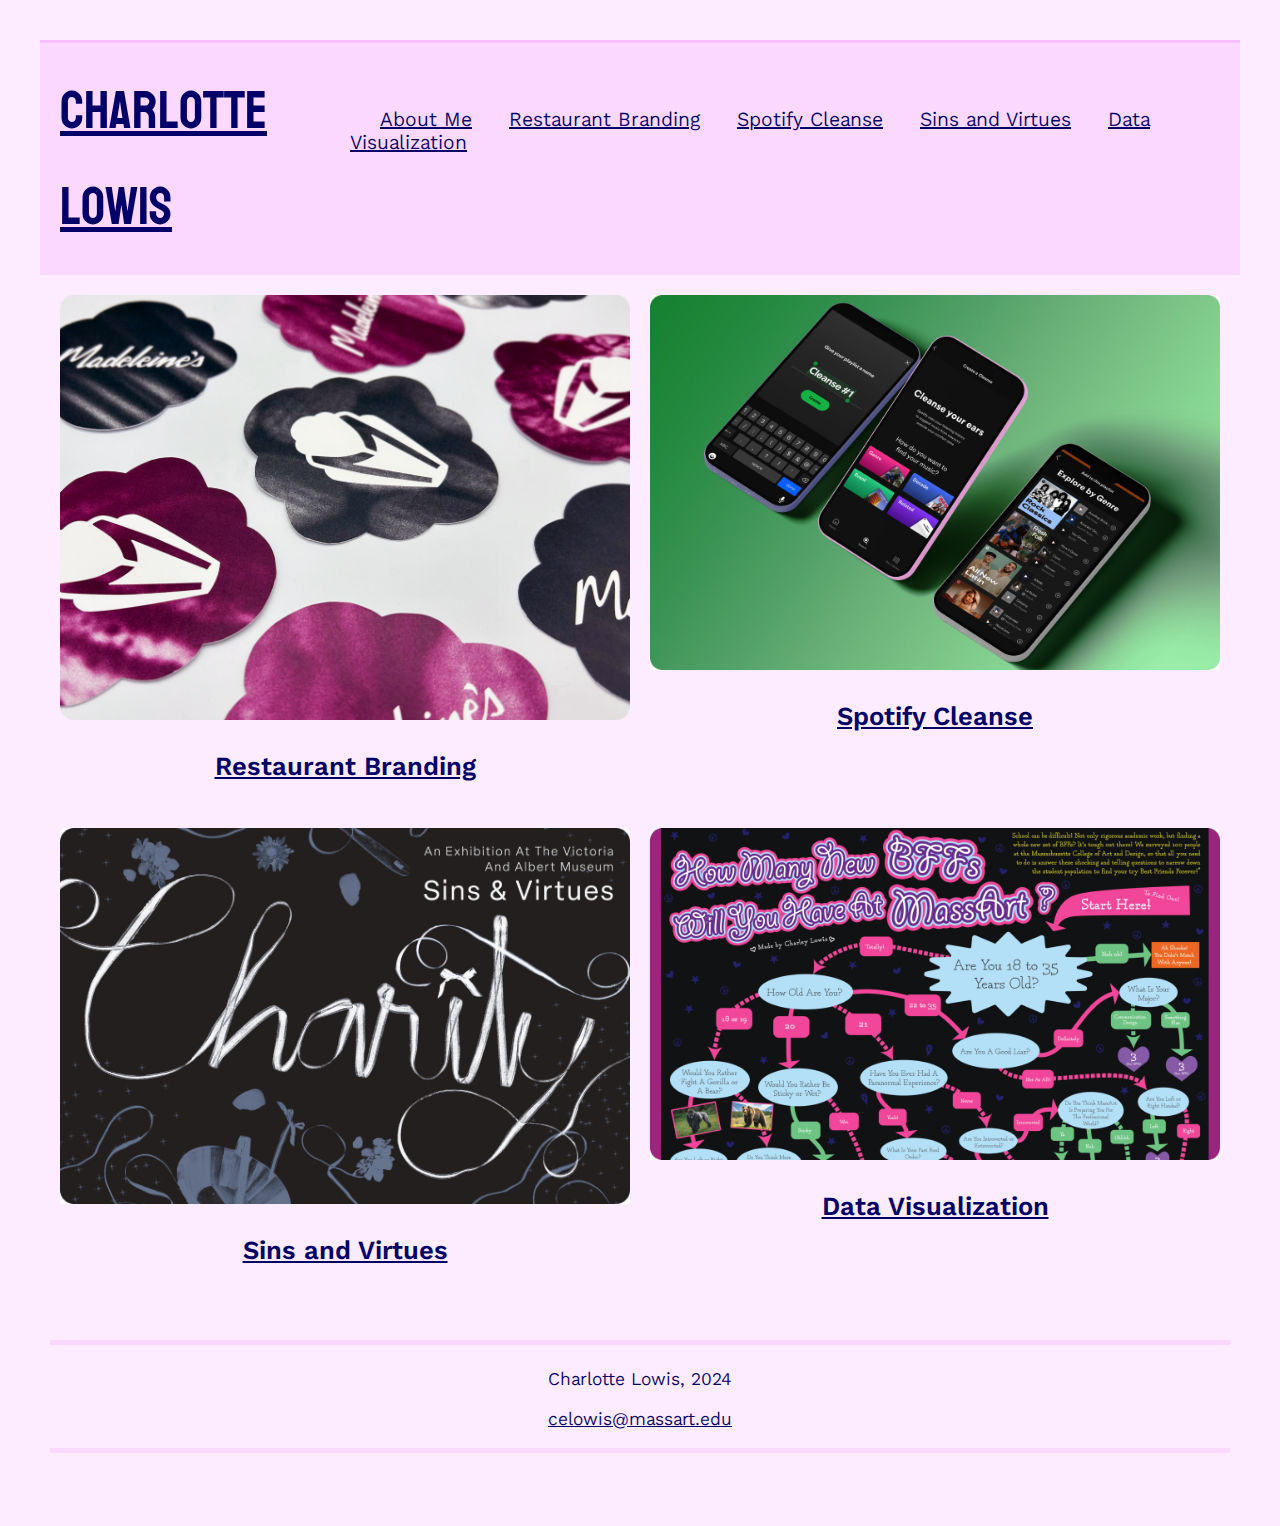
<file: index.html>
<!DOCTYPE html>
<html lang="en">
<!-- Put typefaces here -->

<head>
  <!-- Font Koulen -->
  <link rel="preconnect" href="https://fonts.googleapis.com">
  <link rel="preconnect" href="https://fonts.gstatic.com" crossorigin>
  <link href="https://fonts.googleapis.com/css2?family=Koulen&display=swap" rel="stylesheet">
  <!--
Font for body and nav -->
  <link rel="preconnect" href="https://fonts.googleapis.com">
  <link rel="preconnect" href="https://fonts.gstatic.com" crossorigin>
  <link href="https://fonts.googleapis.com/css2?family=Kantumruy+Pro:ital,wght@0,100..700;1,100..700&display=swap"
    rel="stylesheet">


  <link rel="stylesheet" type="text/css" href="HomeStyleSheet.css">

  <meta charset="utf-8">
  <meta name="viewport" content="width=device-width">
  <title>Charlotte's Portfolio</title>
</head>



<body>

  <header>
    <!-- <hr> -->
    <!-- site name -->
    <div class="name">
      <a href="index.html">Charlotte Lowis</a>
    </div>
    <!-- primary navigation -->
    <div class="nav">
      <a href="Projects/AboutMe.html">About Me</a>
      <a href="Projects/RestaurantBranding.html">Restaurant Branding</a>
      <a href="Projects/SpotifyCleanse.html">Spotify Cleanse</a>
      <a href="Projects/SinsVirtue.html">Sins and Virtues</a>
      <a href="Projects/DataVisualization.html">Data Visualization</a>
    </div>
  </header>


  <main>
    <div class="grid-gallery">
      <div class="grid-item">
        <a href="Projects/RestaurantBranding.html"> <img src="/Images/Coasters.png" alt="Close-up photograph of restaurant branded coasters">
          <p class="caption"> Restaurant Branding</p>
        </a>
      </div>
      <div class="grid-item">
        <a href="Projects/SpotifyCleanse.html"> <img src="Images/Spotify.jpg" alt="Phone mockup of new Spotify feature">
          <p class="caption">Spotify Cleanse</p>
        </a>
      </div>
      <div class="grid-item">
        <a href="Projects/SinsVirtue.html"> <img src="Images/Virtue.jpg" alt="Partial image of Charity poster">
          <p class="caption">Sins and Virtues</p>
        </a>
      </div>
      <div class="grid-item">
        <a href="Projects/DataVisualization.html"> <img src="Images/DataViz.jpg" alt="Partial image of large flow chart poster">
          <p class="caption">Data Visualization</p>
        </a>
      </div>
    </div>
  </main>
  <footer>
    <hr>
    <p>Charlotte Lowis, 2024</p>
    <a href="mailto:celowis@massart.edu"> celowis@massart.edu</a>
    <hr>
  </footer>
</body>

</html>
</file>
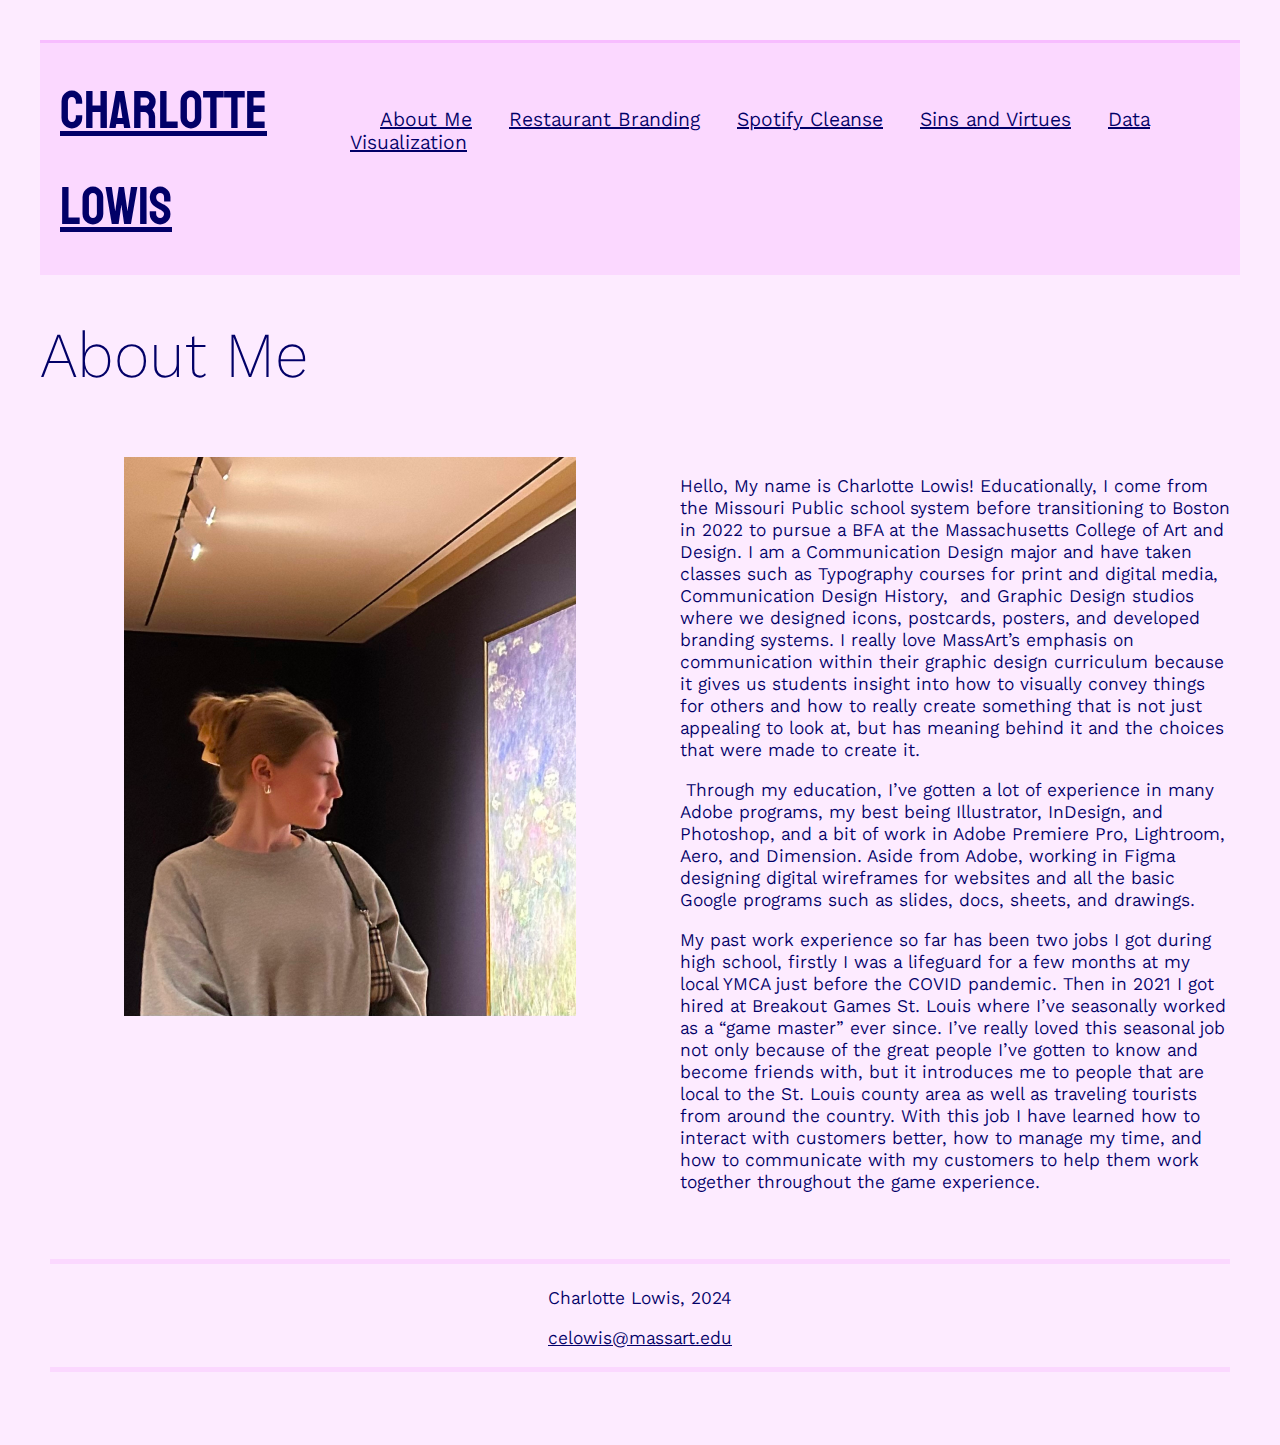
<file: Projects/AboutMe.html>
<!DOCTYPE html>
<html lang="en">
<!-- Put typefaces here -->

<head>
    <!-- Font Koulen -->
    <link rel="preconnect" href="https://fonts.googleapis.com">
    <link rel="preconnect" href="https://fonts.gstatic.com" crossorigin>
    <link href="https://fonts.googleapis.com/css2?family=Koulen&display=swap" rel="stylesheet">
    <!--
Font for body and nav -->
    <link rel="preconnect" href="https://fonts.googleapis.com">
    <link rel="preconnect" href="https://fonts.gstatic.com" crossorigin>
    <link href="https://fonts.googleapis.com/css2?family=Kantumruy+Pro:ital,wght@0,100..700;1,100..700&display=swap"
        rel="stylesheet">


    <link rel="stylesheet" type="text/css" href="/HomeStyleSheet.css">

    <meta charset="utf-8">
    <meta name="viewport" content="width=device-width">
    <title>Charlotte's Portfolio</title>
  </head>
<body>
    <header>
        <!-- <hr> -->
        <!-- site name -->
        <div class="name">
          <a href="/index.html">Charlotte Lowis</a>
        </div>
        <!-- primary navigation -->
        <div class="nav">
       <a href="AboutMe.html">About Me</a>
          <a href="RestaurantBranding.html">Restaurant Branding</a>
          <a href="SpotifyCleanse.html">Spotify Cleanse</a>
          <a href="SinsVirtue.html">Sins and Virtues</a>
          <a href="DataVisualization.html">Data Visualization</a>
        </div>
      </header>

      <h1>About Me</h1>
      <div class="grid-container2">
        <div class="grid-itemMax">
            <img src="/Images/AboutMe.jpg" alt="Portrait image of Charlotte Lowis">
        </div>
        <div class="grid-itemTL">
          <p>  Hello, My name is Charlotte Lowis! Educationally, I come from the Missouri Public school system before transitioning to Boston in 2022 to pursue a BFA at the Massachusetts College of Art and Design. I am a Communication Design major and have taken classes such as Typography courses for print and digital media, Communication Design History,  and Graphic Design studios where we designed icons, postcards, posters, and developed branding systems. I really love MassArt’s emphasis on communication within their graphic design curriculum because it gives us students insight into how to visually convey things for others and how to really create something that is not just appealing to look at, but has meaning behind it and the choices that were made to create it.</p> <p> Through my education, I’ve gotten a lot of experience in many Adobe programs, my best being Illustrator, InDesign, and Photoshop, and a bit of work in Adobe Premiere Pro, Lightroom, Aero, and Dimension. Aside from Adobe, working in Figma designing digital wireframes for websites and all the basic Google programs such as slides, docs, sheets, and drawings.</p><p>My past work experience so far has been two jobs I got during high school, firstly I was a lifeguard for a few months at my local YMCA just before the COVID pandemic. Then in 2021 I got hired at Breakout Games St. Louis where I’ve seasonally worked as a “game master” ever since. I’ve really loved this seasonal job not only because of the great people I’ve gotten to know and become friends with, but it introduces me to people that are local to the St. Louis county area as well as traveling tourists from around the country. With this job I have learned how to interact with customers better, how to manage my time, and how to communicate with my customers to help them work together throughout the game experience.</p></div>
        </div>
        <footer>
            <hr>
            <p>Charlotte Lowis, 2024</p>
            <a href="mailto:celowis@massart.edu"> celowis@massart.edu</a>
            <hr>
          </footer>
</body>
</html>
</file>
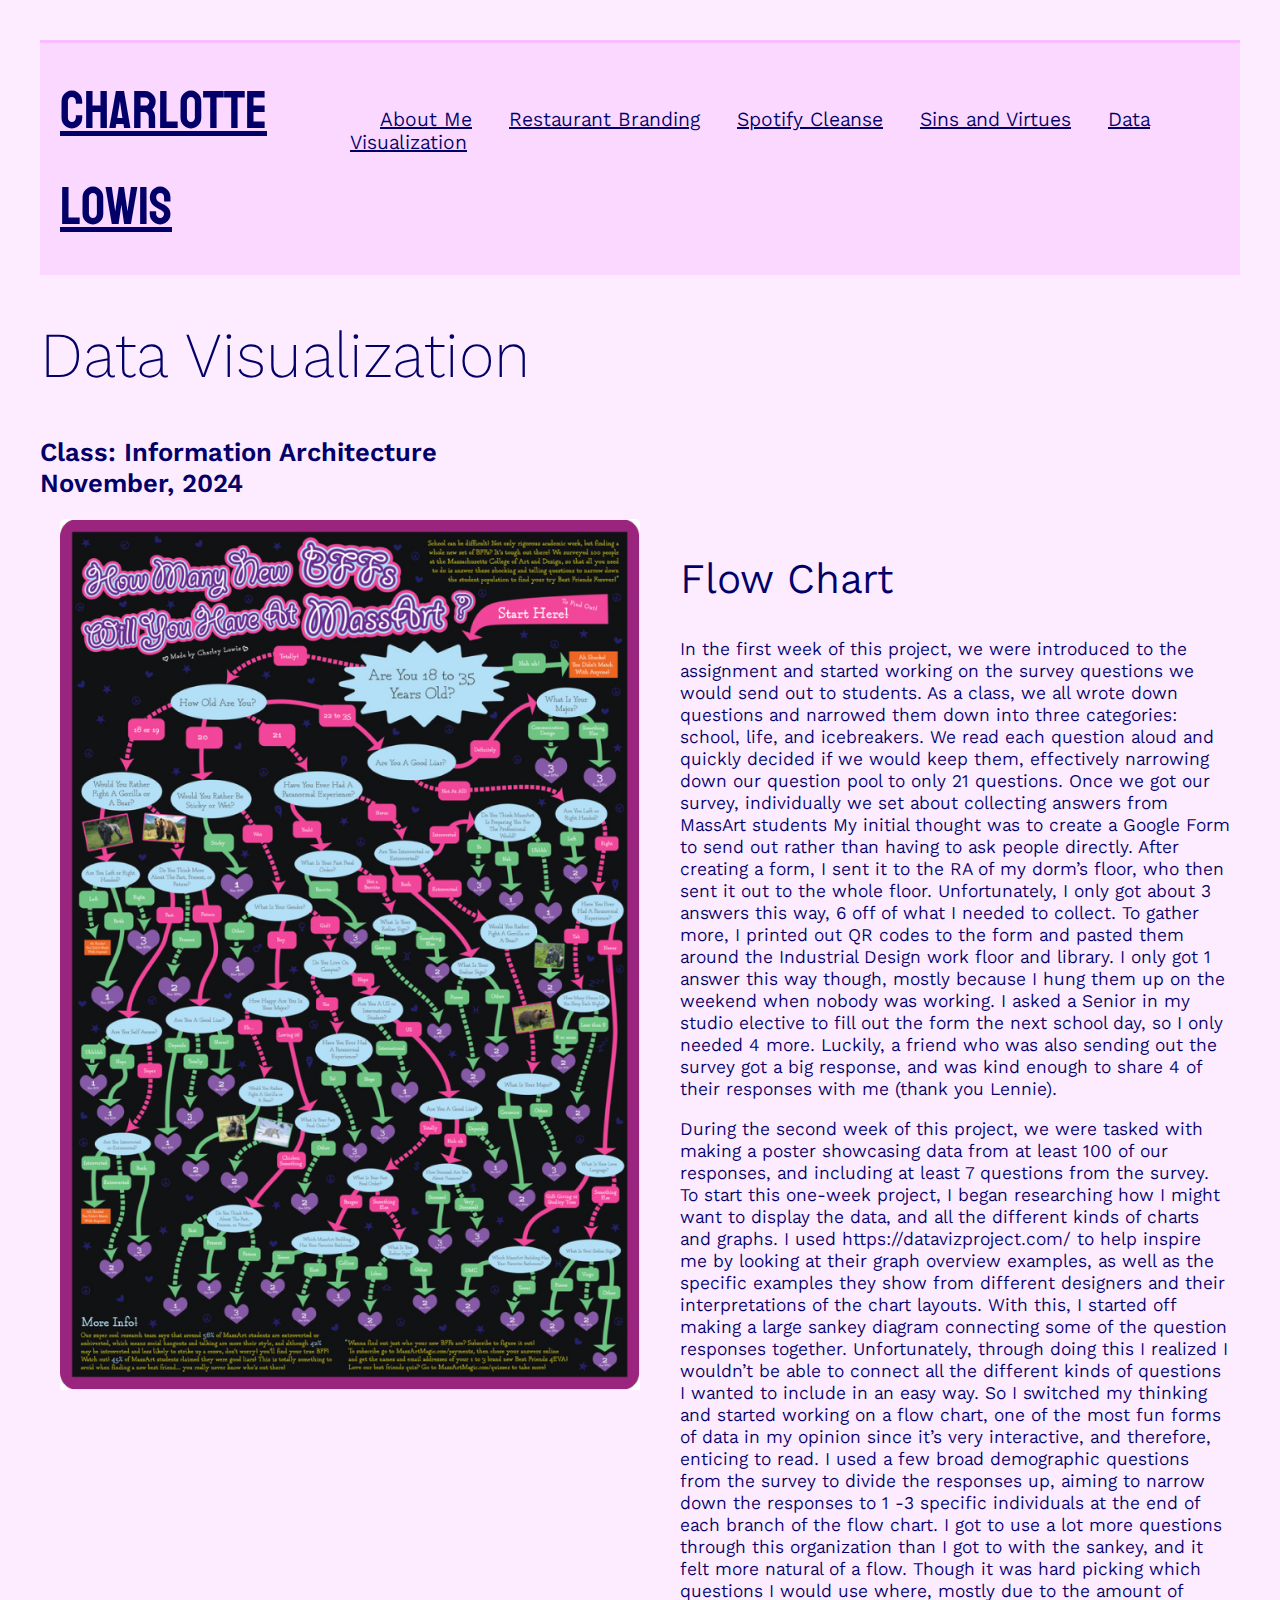
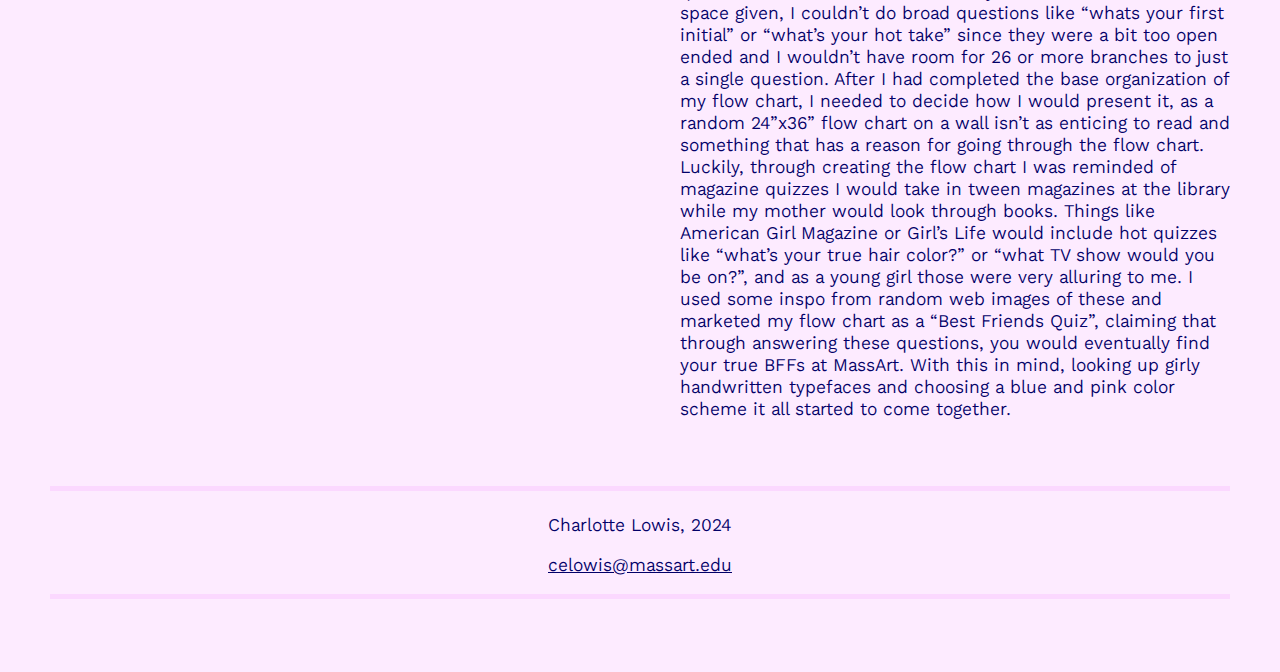
<file: Projects/DataVisualization.html>
<!DOCTYPE html>
<html lang="en">
<!-- Put typefaces here -->

<head>
 <!-- Font Koulen -->
  <link rel="preconnect" href="https://fonts.googleapis.com">
  <link rel="preconnect" href="https://fonts.gstatic.com" crossorigin>
  <link href="https://fonts.googleapis.com/css2?family=Koulen&display=swap" rel="stylesheet">
<!--
Font for body and nav -->
<link rel="preconnect" href="https://fonts.googleapis.com">
<link rel="preconnect" href="https://fonts.gstatic.com" crossorigin>
<link href="https://fonts.googleapis.com/css2?family=Kantumruy+Pro:ital,wght@0,100..700;1,100..700&display=swap" rel="stylesheet">



  <meta charset="utf-8">
  <meta name="viewport" content="width=device-width">
  <title>Charlotte's Portfolio</title>
  <link rel="stylesheet" href="/HomeStyleSheet.css">
  <style type="text/css">
  </style>
</head>

  <body>

    <header>
      <!-- <hr> -->
      <!-- site name -->
      <div class="name">
        <a href="/index.html">Charlotte Lowis</a>
      </div>
      <!-- primary navigation -->
      <div class="nav">
        <a href="AboutMe.html">About Me</a>
        <a href="RestaurantBranding.html">Restaurant Branding</a>
        <a href="SpotifyCleanse.html">Spotify Cleanse</a>
        <a href="SinsVirtue.html">Sins and Virtues</a>
      <a href="DataVisualization.html">Data Visualization</a>
      </div>
    </header>

    <h1>Data Visualization</h1>
    <div class="caption"> Class: Information Architecture
      <br>
      <div id="dates">November, 2024 </div>
      <div id="toprocess"> </div>
    </div>
    <main>
      <div class="grid-container2">
        <div class="grid-item">
        <div class="grid-item">
          <img src="/Images/Data3.jpg" alt="Large poster of a flow chart, beautifully designed">
        </div>
      </div>


      <div class="grid-itemTL">
        <h2>Flow Chart</h2>
        <p>In the first week of this project, we were introduced to the assignment and started working on the survey questions we would send out to students. As a class, we all wrote down questions and narrowed them down into three categories: school, life, and icebreakers. We read each question aloud and quickly decided if we would keep them, effectively narrowing down our question pool to only 21 questions. Once we got our survey, individually we set about collecting answers from MassArt students
          My initial thought was to create a Google Form to send out rather than having to ask people directly. After creating a form, I sent it to the RA of my dorm’s floor, who then sent it out to the whole floor. Unfortunately, I only got about 3 answers this way, 6 off of what I needed to collect. To gather more, I printed out QR codes to the form and pasted them around the Industrial Design work floor and library. I only got 1 answer this way though, mostly because I hung them up on the weekend when nobody was working. I asked a Senior in my studio elective to fill out the form the next school day, so I only needed 4 more. Luckily, a friend who was also sending out the survey got a big response, and was kind enough to share 4 of their responses with me (thank you Lennie). </p>
          <p>During the second week of this project, we were tasked with making a poster showcasing data from at least 100 of our responses, and including at least 7 questions from the survey. To start this one-week project, I began researching how I might want to display the data, and all the different kinds of charts and graphs. I used https://datavizproject.com/ to help inspire me by looking at their graph overview examples, as well as the specific examples they show from different designers and their interpretations of the chart layouts.
            With this, I started off making a large sankey diagram connecting some of the question responses together. Unfortunately, through doing this I realized I wouldn’t be able to connect all the different kinds of questions I wanted to include in an easy way. So I switched my thinking and started working on a flow chart, one of the most fun forms of data in my opinion since it’s very interactive, and therefore, enticing to read. I used a few broad demographic questions from the survey to divide the responses up, aiming to narrow down the responses to 1 -3 specific individuals at the end of each branch of the flow chart. I got to use a lot more questions through this organization than I got to with the sankey, and it felt more natural of a flow. Though it was hard picking which questions I would use where, mostly due to the amount of space given, I couldn’t do broad questions like “whats your first initial” or “what’s your hot take” since they were a bit too open ended and I wouldn’t have room for 26 or more branches to just a single question. After I had completed the base organization of my flow chart, I needed to decide how I would present it, as a random 24”x36” flow chart on a wall isn’t as enticing to read and something that has a reason for going through the flow chart. Luckily, through creating the flow chart I was reminded of magazine quizzes I would take in tween magazines at the library while my mother would look through books. Things like American Girl Magazine or Girl’s Life would include hot quizzes like “what’s your true hair color?” or “what TV show would you be on?”, and as a young girl those were very alluring to me. I used some inspo from random web images of these and marketed my flow chart as a “Best Friends Quiz”, claiming that through answering these questions, you would eventually find your true BFFs at MassArt. With this in mind, looking up girly handwritten typefaces and choosing a blue and pink color scheme it all started to come together.</p>
      </div>
    </div>
    </main>
    <footer>
      <hr>
      <p>Charlotte Lowis, 2024</p>
      <a href="mailto:celowis@massart.edu"> celowis@massart.edu</a>
      <hr>
    </footer>


  </body>
  </html>
</file>
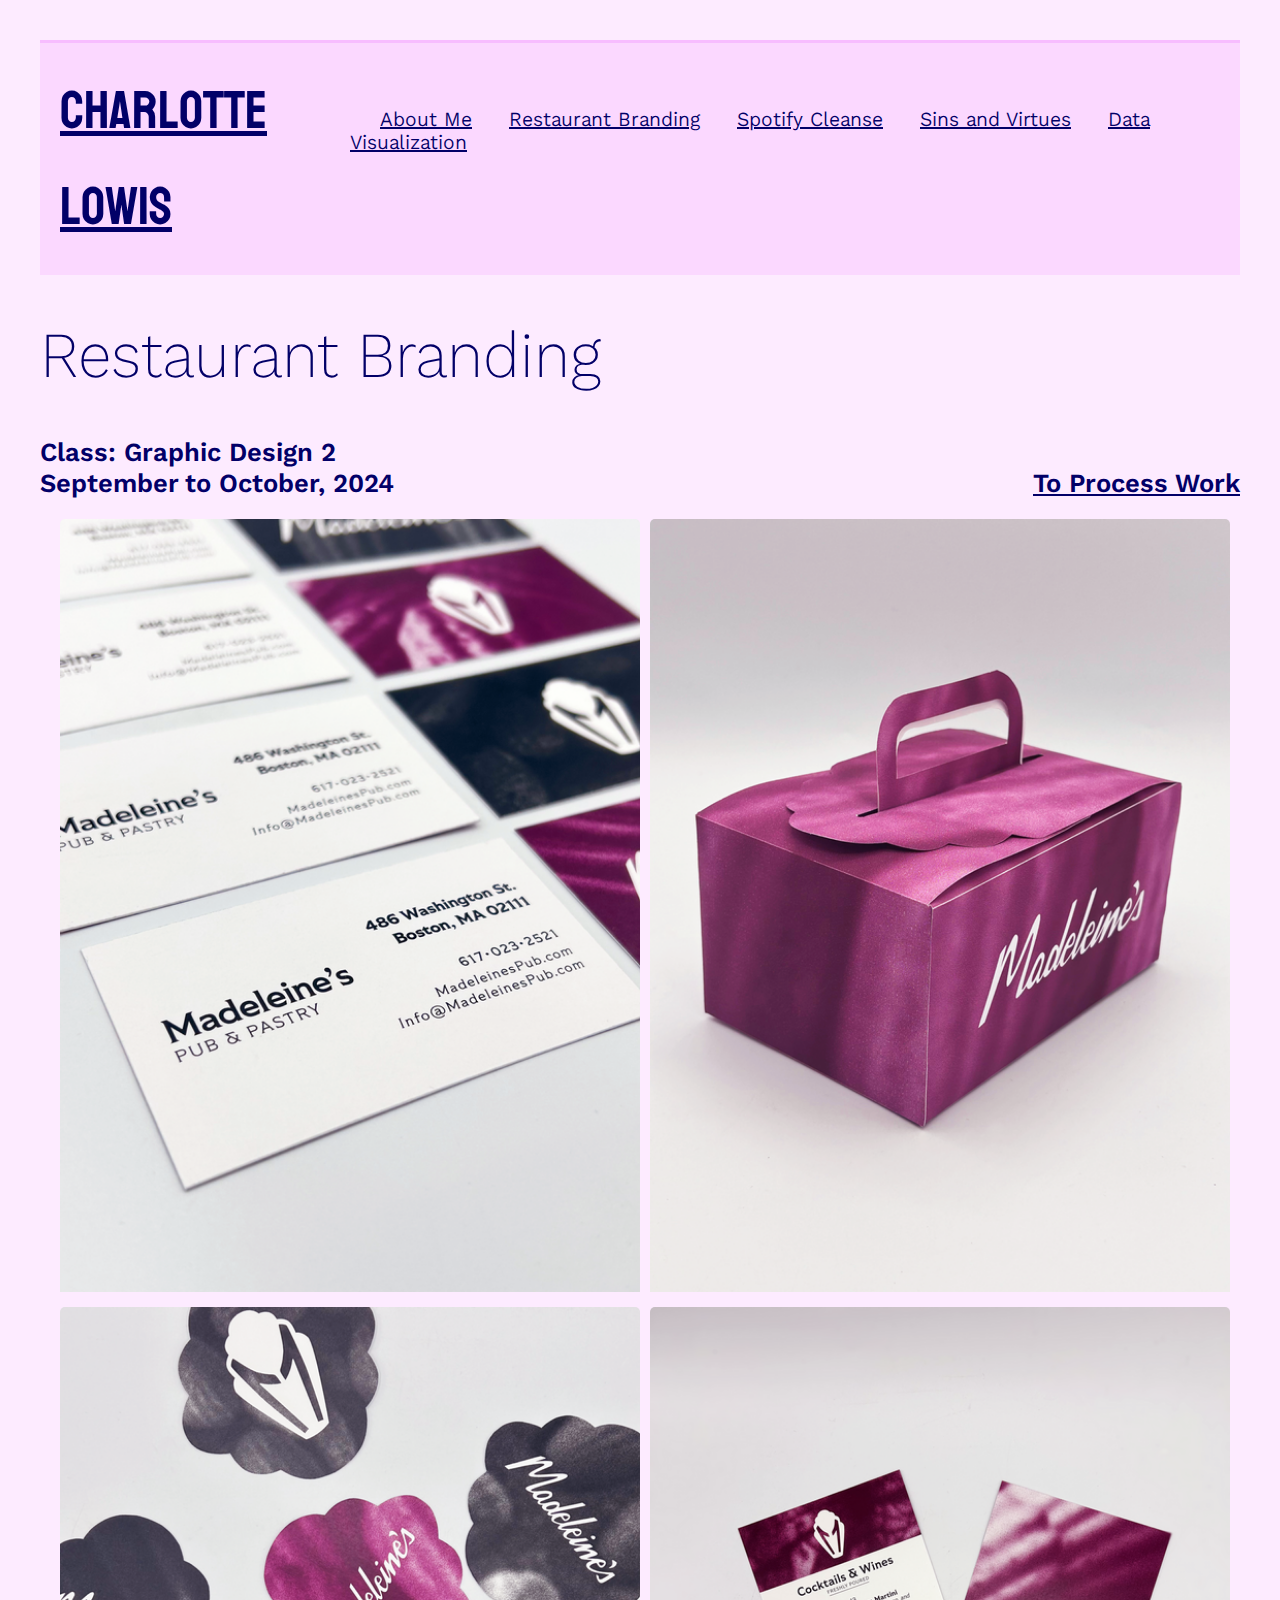
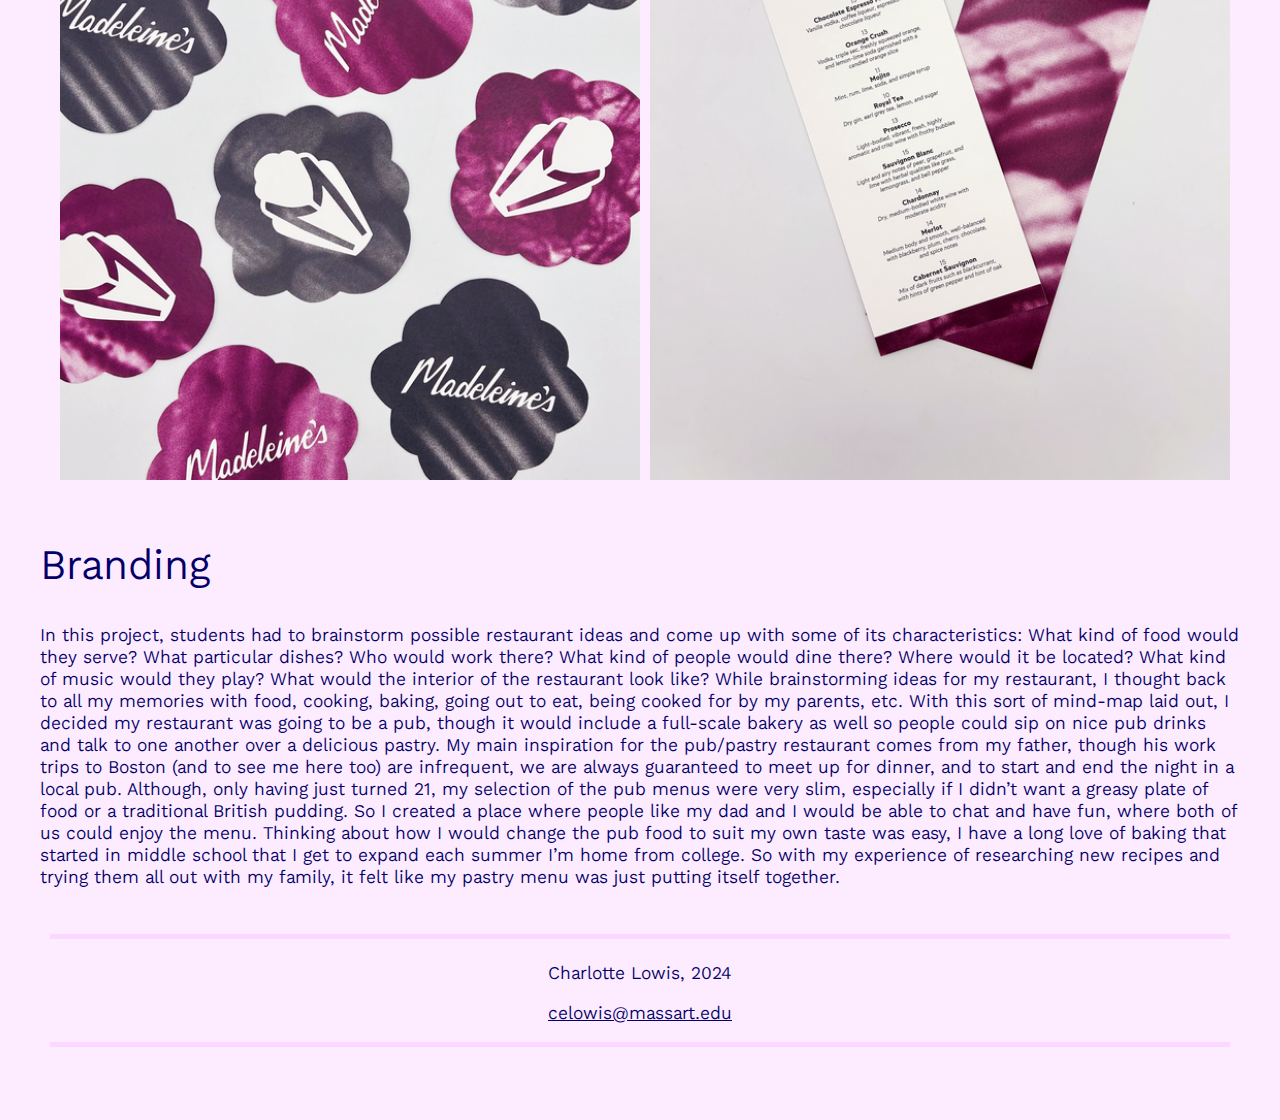
<file: Projects/RestaurantBranding.html>
<!DOCTYPE html>
<html lang="en">
<!-- Put typefaces here -->

<head>
  <!-- Font Koulen -->
  <link rel="preconnect" href="https://fonts.googleapis.com">
  <link rel="preconnect" href="https://fonts.gstatic.com" crossorigin>
  <link href="https://fonts.googleapis.com/css2?family=Koulen&display=swap" rel="stylesheet">
  <!--
Font for body and nav -->
  <link rel="preconnect" href="https://fonts.googleapis.com">
  <link rel="preconnect" href="https://fonts.gstatic.com" crossorigin>
  <link href="https://fonts.googleapis.com/css2?family=Kantumruy+Pro:ital,wght@0,100..700;1,100..700&display=swap"
    rel="stylesheet">



  <meta charset="utf-8">
  <meta name="viewport" content="width=device-width">
  <title>Charlotte's Portfolio</title>
  <link rel="stylesheet" href="/HomeStyleSheet.css">
  <style type="text/css">
  </style>
</head>

<body>
  <header>
    <!-- <hr> -->
    <!-- site name -->
    <div class="name">
      <a href="/index.html">Charlotte Lowis</a>
    </div>
    <!-- primary navigation -->
    <div class="nav">
      <a href="AboutMe.html">About Me</a>
   <a href="RestaurantBranding.html">Restaurant Branding</a>
      <a href="SpotifyCleanse.html">Spotify Cleanse</a>
      <a href="SinsVirtue.html">Sins and Virtues</a>
      <a href="DataVisualization.html">Data Visualization</a>
    </div>
  </header>

  <h1>Restaurant Branding</h1>
  <div class="caption"> Class: Graphic Design 2
    <br>
    <div id="dates">September to October, 2024 </div>
    <div id="toprocess"><a href="RestaurantBrandingProcess.html"> To Process Work</a> </div>
  </div>
  <main>
    <div class="grid-container2">
      <div class="grid-item">
        <img src="/Images/BrandingFinal1.png" alt="Close-up photograph of restaurant business cards">
      </div>
      <div class="grid-item">
        <img src="/Images/BrandingFinal2.png" alt="Photograph of handmade branded pastry box">
      </div>
      <div class="grid-item">
        <img src="/Images/BrandingFinal3.png" alt="Photograph of restaurant branded coasters">
      </div>
      <div class="grid-item">
        <img src="/Images/BrandingFinal4.png" alt="Photograph of restaurant branded menus">
      </div>
    </div>


    <div class="text-container">
      <h2>Branding</h2>
      <p>In this project, students had to brainstorm possible restaurant ideas and come up with some of its characteristics: What kind of food would they serve? What particular dishes? Who would work there? What kind of people would dine there? Where would it be located? What kind of music would they play? What would the interior of the restaurant look like?  While brainstorming ideas for my restaurant, I thought back to all my memories with food, cooking, baking, going out to eat, being cooked for by my parents, etc. With this sort of mind-map laid out, I decided my restaurant was going to be a pub, though it would include a full-scale bakery as well so people could sip on nice pub drinks and talk to one another over a delicious pastry. My main inspiration for the pub/pastry restaurant comes from my father, though his work trips to Boston (and to see me here too) are infrequent, we are always guaranteed to meet up for dinner, and to start and end the night in a local pub. Although, only having just turned 21, my selection of the pub menus were very slim, especially if I didn’t want a greasy plate of food or a traditional British pudding. So I created a place where people like my dad and I would be able to chat and have fun, where both of us could enjoy the menu. Thinking about how I would change the pub food to suit my own taste was easy, I have a long love of baking that started in middle school that I get to expand each summer I’m home from college. So with my experience of researching new recipes and trying them all out with my family, it felt like my pastry menu was just putting itself together. </p>
    </div>
  </main>
  <footer>
    <hr>
    <p>Charlotte Lowis, 2024</p>
    <a href="mailto:celowis@massart.edu"> celowis@massart.edu</a>
    <hr>
  </footer>

</body>

</html>
</file>
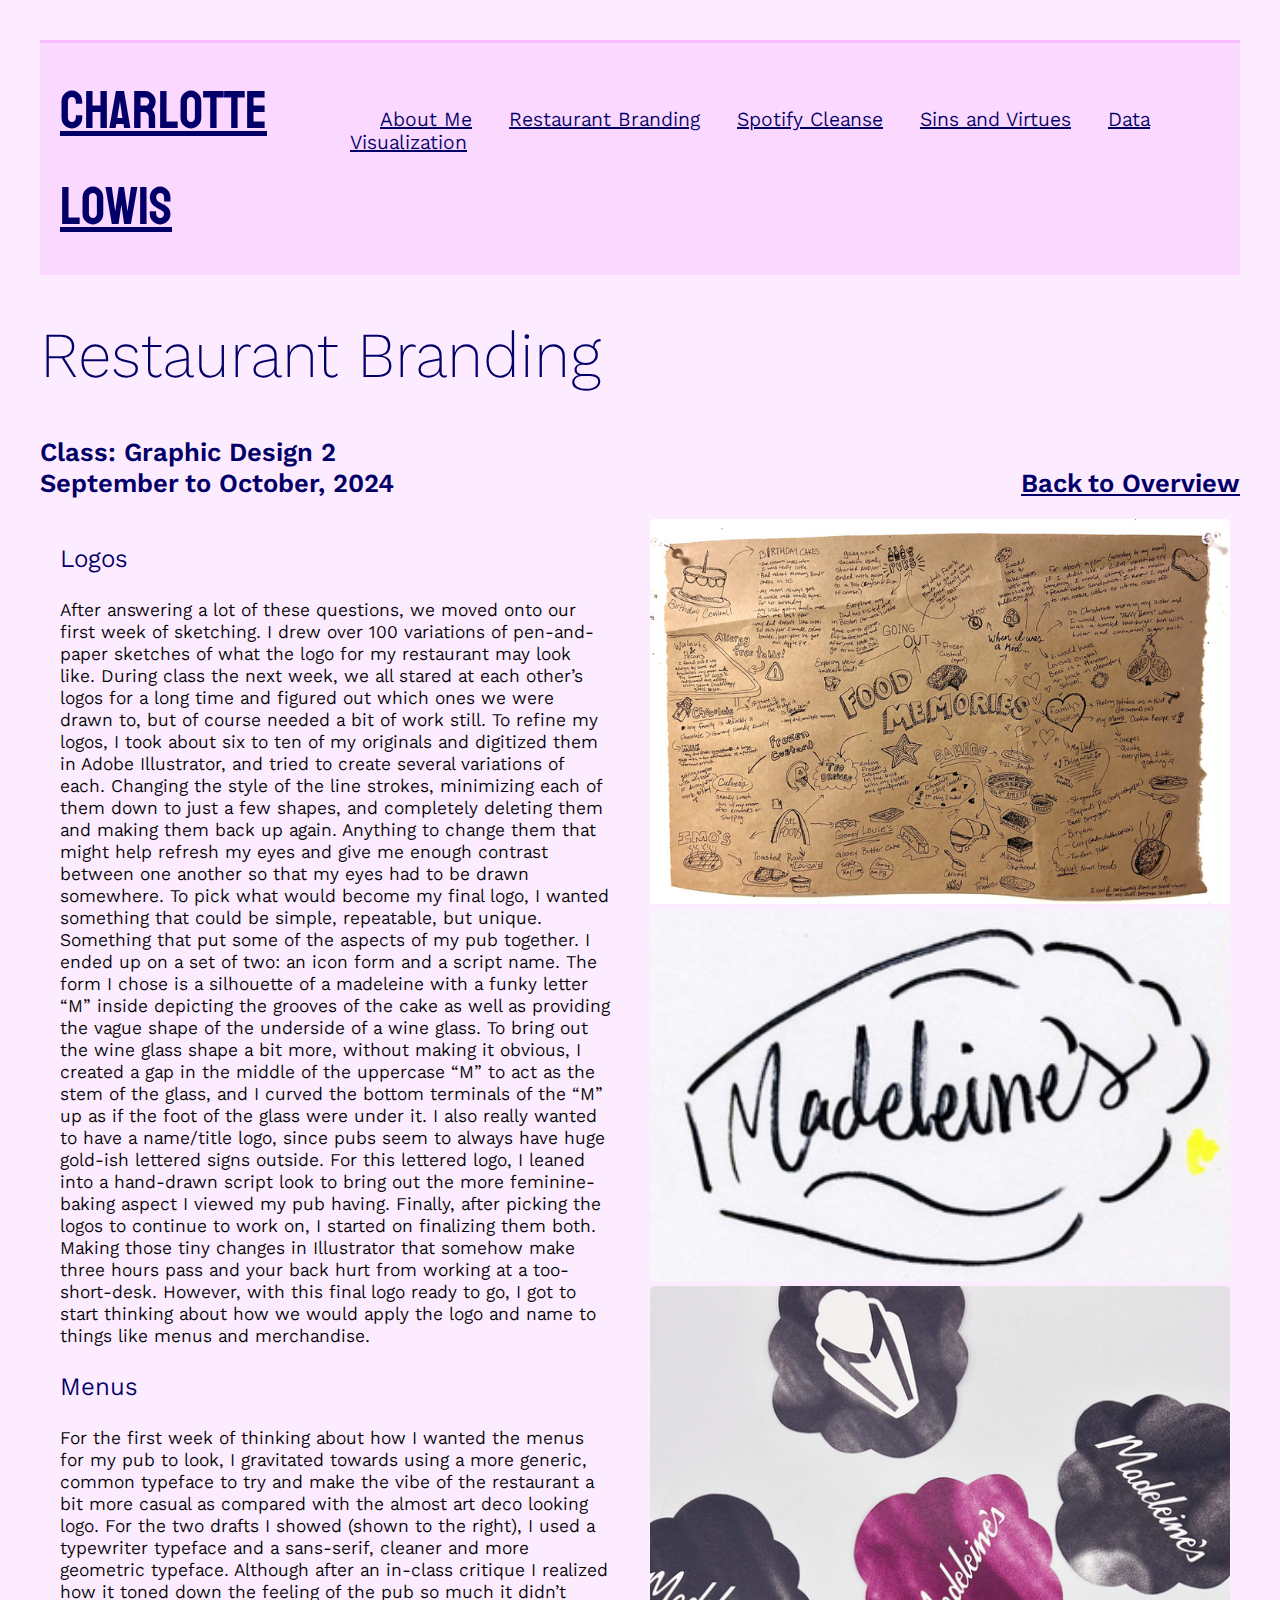
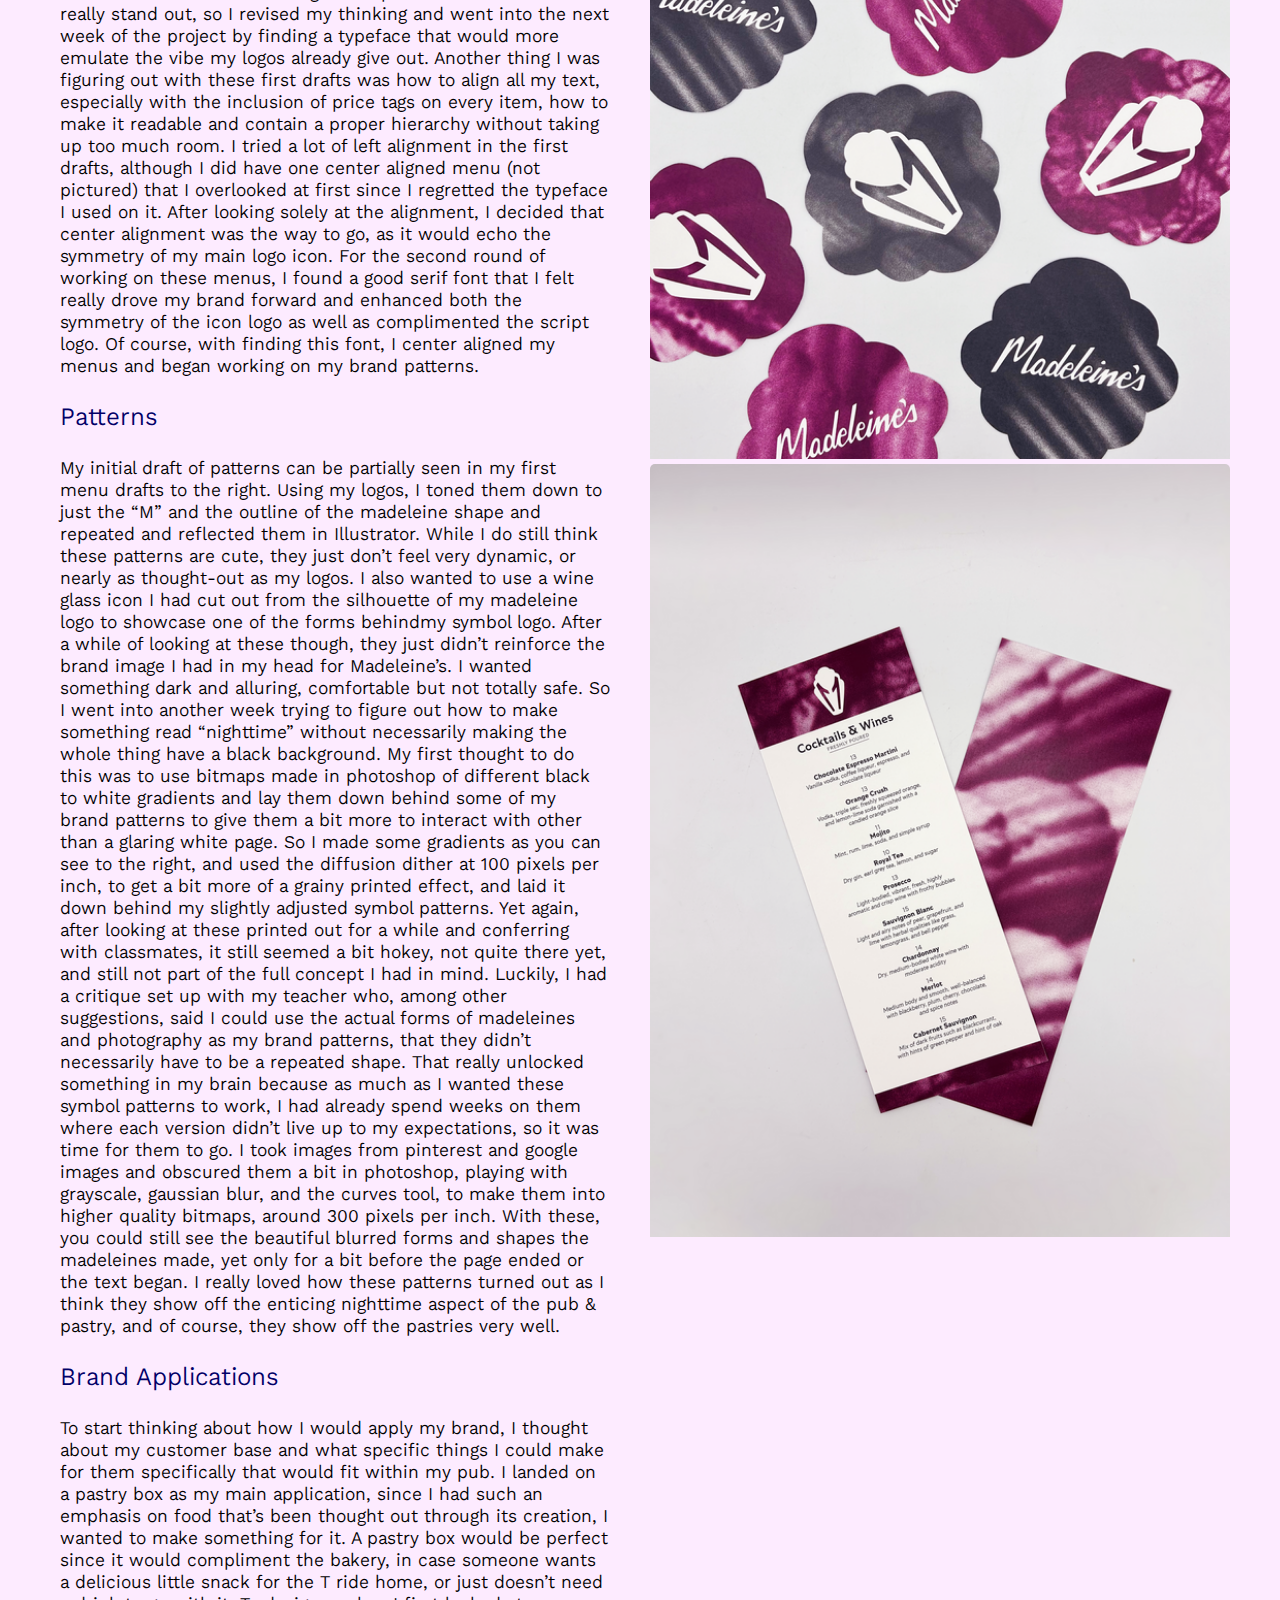
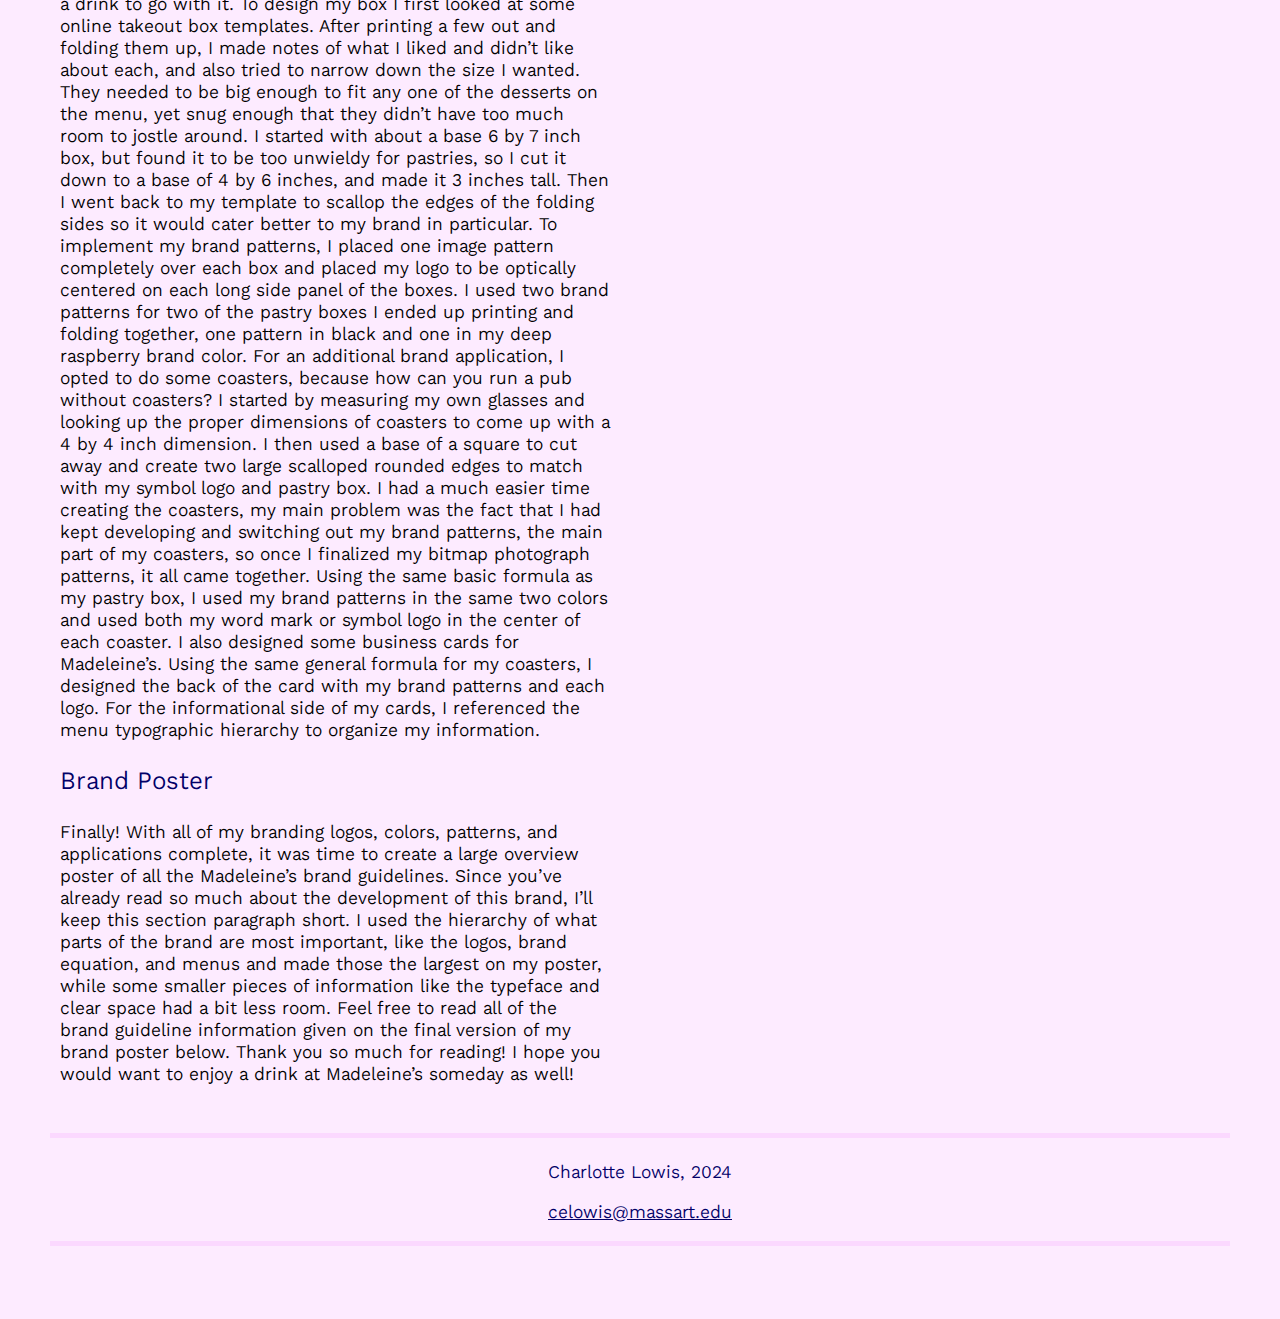
<file: Projects/RestaurantBrandingProcess.html>
<!DOCTYPE html>
<html lang="en">
<!-- Put typefaces here -->

<head>
    <!-- Font Koulen -->
    <link rel="preconnect" href="https://fonts.googleapis.com">
    <link rel="preconnect" href="https://fonts.gstatic.com" crossorigin>
    <link href="https://fonts.googleapis.com/css2?family=Koulen&display=swap" rel="stylesheet">
    <!--
Font for body and nav -->
    <link rel="preconnect" href="https://fonts.googleapis.com">
    <link rel="preconnect" href="https://fonts.gstatic.com" crossorigin>
    <link href="https://fonts.googleapis.com/css2?family=Kantumruy+Pro:ital,wght@0,100..700;1,100..700&display=swap"
        rel="stylesheet">


    <link rel="stylesheet" type="text/css" href="/HomeStyleSheet.css">

    <meta charset="utf-8">
    <meta name="viewport" content="width=device-width">
    <title>Charlotte's Portfolio</title>
</head>



<body>
    <header>
        <!-- <hr> -->
        <!-- site name -->
        <div class="name">
            <a href="/index.html">Charlotte Lowis</a>
        </div>
        <!-- primary navigation -->
        <div class="nav">
            <a href="AboutMe.html">About Me</a>
            <a href="RestaurantBranding.html">Restaurant Branding</a>
            <a href="SpotifyCleanse.html">Spotify Cleanse</a>
            <a href="SinsVirtue.html">Sins and Virtues</a>
            <a href="DataVisualization.html">Data Visualization</a>
        </div>
    </header>

    <h1>Restaurant Branding</h1>
    <div class="caption"> Class: Graphic Design 2
        <br>
        <div id="dates">September to October, 2024 </div>
        <div id="toprocess"><a href="RestaurantBranding.html"> Back to Overview</a> </div>
    </div>
    <div class="grid-container2">
        <div class="grid-itemTR">
            <h3>Logos</h3>
            After answering a lot of these questions, we moved onto our first week of sketching. I drew over 100
            variations of pen-and-paper sketches of what the logo for my restaurant may look like. During class the next
            week, we all stared at each other’s logos for a long time and figured out which ones we were drawn to, but
            of course needed a bit of work still.
            To refine my logos, I took about six to ten of my originals and digitized them in Adobe Illustrator, and
            tried to create several variations of each. Changing the style of the line strokes, minimizing each of them
            down to just a few shapes, and completely deleting them and making them back up again. Anything to change
            them that might help refresh my eyes and give me enough contrast between one another so that my eyes had to
            be drawn somewhere.
            To pick what would become my final logo, I wanted something that could be simple, repeatable, but unique.
            Something that put some of the aspects of my pub together. I ended up on a set of two: an icon form and a
            script name. The form I chose is a silhouette of a madeleine with a funky letter “M” inside depicting the
            grooves of the cake as well as providing the vague shape of the underside of a wine glass. To bring out the
            wine glass shape a bit more, without making it obvious, I created a gap in the middle of the uppercase “M”
            to act as the stem of the glass, and I curved the bottom terminals of the “M” up as if the foot of the glass
            were under it. I also really wanted to have a name/title logo, since pubs seem to always have huge gold-ish
            lettered signs outside. For this lettered logo, I leaned into a hand-drawn script look to bring out the more
            feminine-baking aspect I viewed my pub having.
            Finally, after picking the logos to continue to work on, I started on finalizing them both. Making those
            tiny changes in Illustrator that somehow make three hours pass and your back hurt from working at a
            too-short-desk. However, with this final logo ready to go, I got to start thinking about how we would apply
            the logo and name to things like menus and merchandise.
            <h3>Menus</h3>For the first week of thinking about how I wanted the menus for my pub to look, I gravitated
            towards using a more generic, common typeface to try and make the vibe of the restaurant a bit more casual
            as compared with the almost art deco looking logo. For the two drafts I showed (shown to the right), I used
            a typewriter typeface and a sans-serif, cleaner and more geometric typeface. Although after an in-class
            critique I realized how it toned down the feeling of the pub so much it didn’t really stand out, so I
            revised my thinking and went into the next week of the project by finding a typeface that would more emulate
            the vibe my logos already give out.
            Another thing I was figuring out with these first drafts was how to align all my text, especially with the
            inclusion of price tags on every item, how to make it readable and contain a proper hierarchy without taking
            up too much room. I tried a lot of left alignment in the first drafts, although I did have one center
            aligned menu (not pictured) that I overlooked at first since I regretted the typeface I used on it. After
            looking solely at the alignment, I decided that center alignment was the way to go, as it would echo the
            symmetry of my main logo icon.
            For the second round of working on these menus, I found a good serif font that I felt really drove my brand
            forward and enhanced both the symmetry of the icon logo as well as complimented the script logo. Of course,
            with finding this font, I center aligned my menus and began working on my brand patterns.
            <h3>Patterns</h3>
            My initial draft of patterns can be partially seen in my first menu drafts to the right. Using my logos, I
            toned them down to just the “M” and the outline of the madeleine shape and repeated and reflected them in
            Illustrator. While I do still think these patterns are cute, they just don’t feel very dynamic, or nearly as
            thought-out as my logos. I also wanted to use a wine glass icon I had cut out from the silhouette of my
            madeleine logo to showcase one of the forms behindmy symbol logo. After a while of looking at these though,
            they just didn’t reinforce the brand image I had in my head for Madeleine’s. I wanted something dark and
            alluring, comfortable but not totally safe. So I went into another week trying to figure out how to make
            something read “nighttime” without necessarily making the whole thing have a black background.
            My first thought to do this was to use bitmaps made in photoshop of different black to white gradients and
            lay them down behind some of my brand patterns to give them a bit more to interact with other than a glaring
            white page. So I made some gradients as you can see to the right, and used the diffusion dither at 100
            pixels per inch, to get a bit more of a grainy printed effect, and laid it down behind my slightly adjusted
            symbol patterns.
            Yet again, after looking at these printed out for a while and conferring with classmates, it still seemed a
            bit hokey, not quite there yet, and still not part of the full concept I had in mind. Luckily, I had a
            critique set up with my teacher who, among other suggestions, said I could use the actual forms of
            madeleines and photography as my brand patterns, that they didn’t necessarily have to be a repeated shape.
            That really unlocked something in my brain because as much as I wanted these symbol patterns to work, I had
            already spend weeks on them where each version didn’t live up to my expectations, so it was time for them to
            go.
            I took images from pinterest and google images and obscured them a bit in photoshop, playing with grayscale,
            gaussian blur, and the curves tool, to make them into higher quality bitmaps, around 300 pixels per inch.
            With these, you could still see the beautiful blurred forms and shapes the madeleines made, yet only for a
            bit before the page ended or the text began. I really loved how these patterns turned out as I think they
            show off the enticing nighttime aspect of the pub &amp; pastry, and of course, they show off the pastries
            very
            well.
            <h3>Brand Applications</h3>
            To start thinking about how I would apply my brand, I thought about my customer base and what specific
            things I could make for them specifically that would fit within my pub. I landed on a pastry box as my main
            application, since I had such an emphasis on food that’s been thought out through its creation, I wanted to
            make something for it. A pastry box would be perfect since it would compliment the bakery, in case someone
            wants a delicious little snack for the T ride home, or just doesn’t need a drink to go with it. To design my
            box I first looked at some online takeout box templates. After printing a few out and folding them up, I
            made notes of what I liked and didn’t like about each, and also tried to narrow down the size I wanted. They
            needed to be big enough to fit any one of the desserts on the menu, yet snug enough that they didn’t have
            too much room to jostle around. I started with about a base 6 by 7 inch box, but found it to be too unwieldy
            for pastries, so I cut it down to a base of 4 by 6 inches, and made it 3 inches tall. Then I went back to my
            template to scallop the edges of the folding sides so it would cater better to my brand in particular. To
            implement my brand patterns, I placed one image pattern completely over each box and placed my logo to be
            optically centered on each long side panel of the boxes. I used two brand patterns for two of the pastry
            boxes I ended up printing and folding together, one pattern in black and one in my deep raspberry brand
            color.
            For an additional brand application, I opted to do some coasters, because how can you run a pub without
            coasters? I started by measuring my own glasses and looking up the proper dimensions of coasters to come up
            with a 4 by 4 inch dimension. I then used a base of a square to cut away and create two large scalloped
            rounded edges to match with my symbol logo and pastry box. I had a much easier time creating the coasters,
            my main problem was the fact that I had kept developing and switching out my brand patterns, the main part
            of my coasters, so once I finalized my bitmap photograph patterns, it all came together. Using the same
            basic formula as my pastry box, I used my brand patterns in the same two colors and used both my word mark
            or symbol logo in the center of each coaster.
            I also designed some business cards for Madeleine’s. Using the same general formula for my coasters, I
            designed the back of the card with my brand patterns and each logo. For the informational side of my cards,
            I referenced the menu typographic hierarchy to organize my information.
            <h3> Brand Poster</h3>
            Finally! With all of my branding logos, colors, patterns, and applications complete, it was time to create a
            large overview poster of all the Madeleine’s brand guidelines. Since you’ve already read so much about the
            development of this brand, I’ll keep this section paragraph short. I used the hierarchy of what parts of the
            brand are most important, like the logos, brand equation, and menus and made those the largest on my poster,
            while some smaller pieces of information like the typeface and clear space had a bit less room.
            Feel free to read all of the brand guideline information given on the final version of my brand poster
            below. Thank you so much for reading! I hope you would want to enjoy a drink at Madeleine’s someday as well!
        </div>
        <div class="grid-item"> <img src="/Images/BrandingProcess1.jpg" alt="Mindmap of restaurant ideas">
            <img src="/Images/BrandingProcess2.jpg" alt="Original sketch for restaurant logo"> <img src="/Images/BrandingFinal3.png" alt="Photograph of restaurant branded coasters">
            <img src="/Images/BrandingFinal4.png" alt="Photograph of restaurant branded menus">
        </div>
    </div>
    <footer>
        <hr>
        <p>Charlotte Lowis, 2024</p>
        <a href="mailto:celowis@massart.edu"> celowis@massart.edu</a>
        <hr>
    </footer>
</body>

</html>
</file>
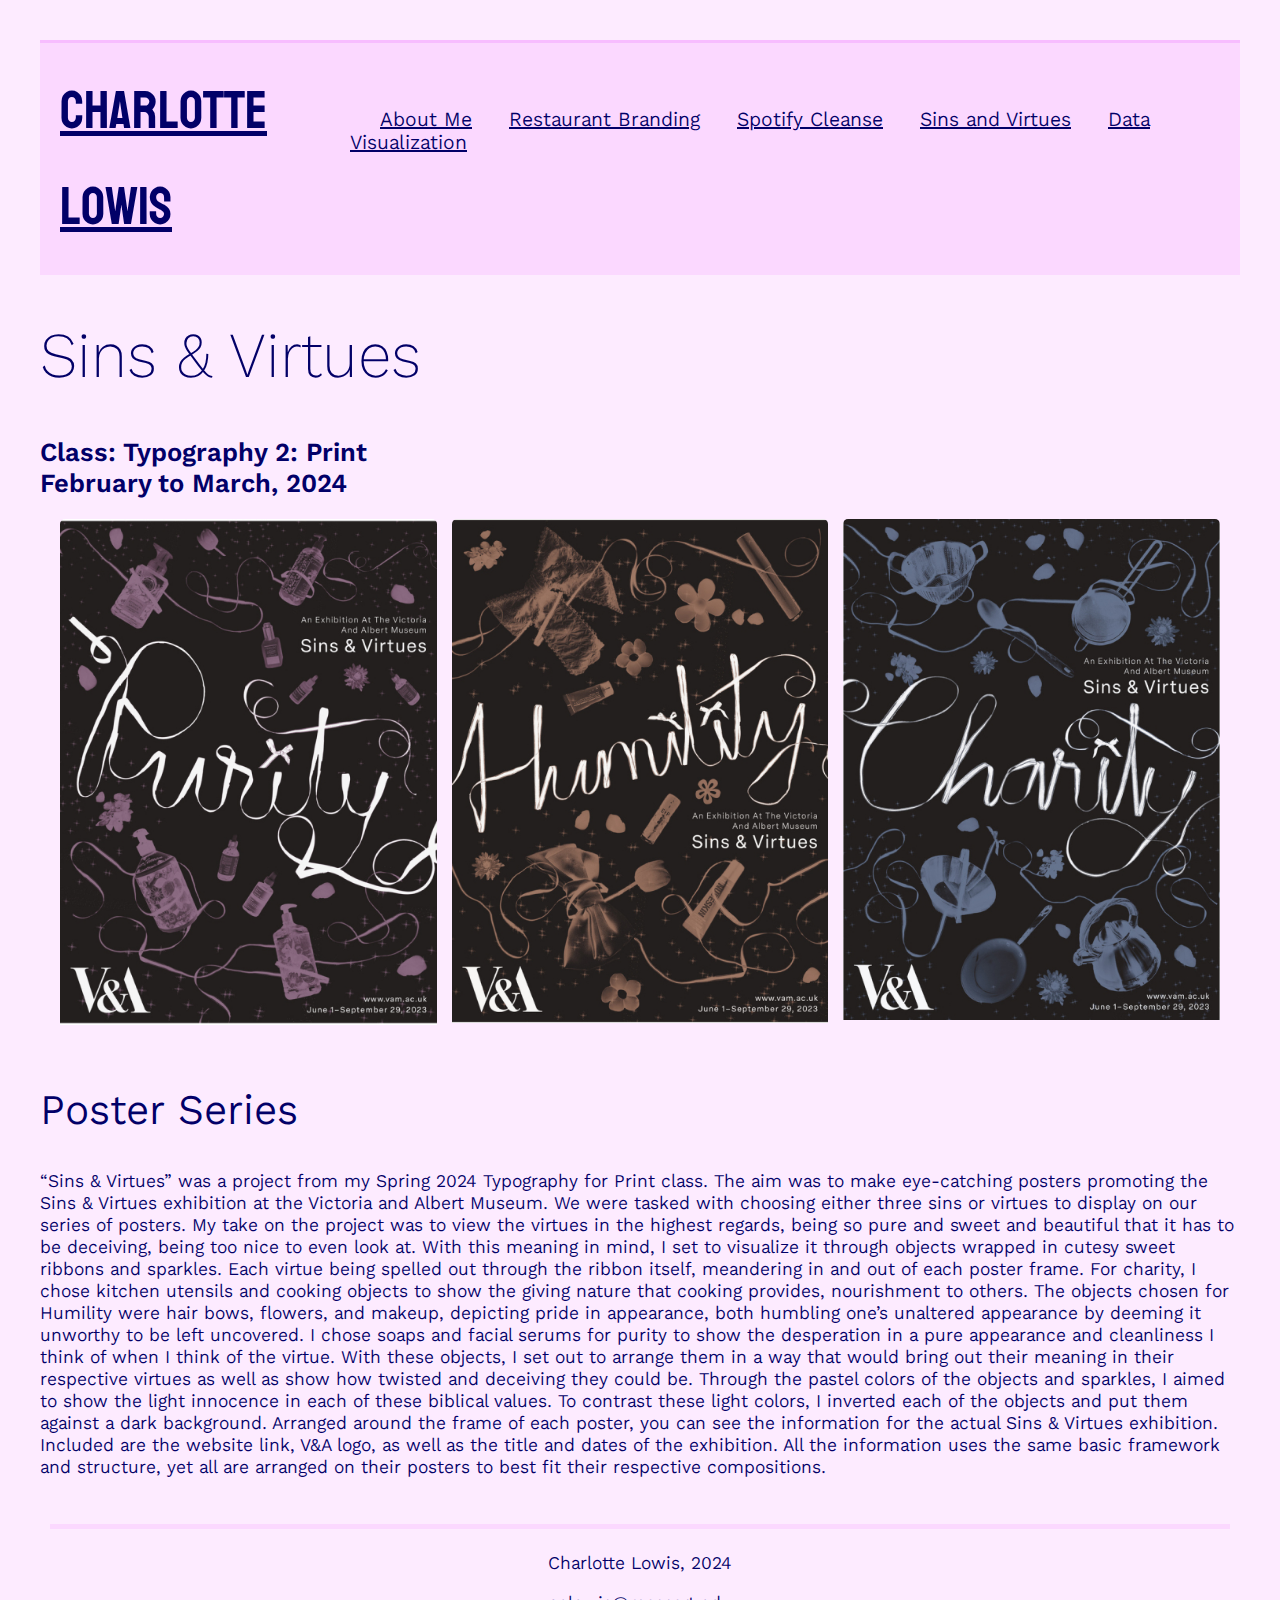
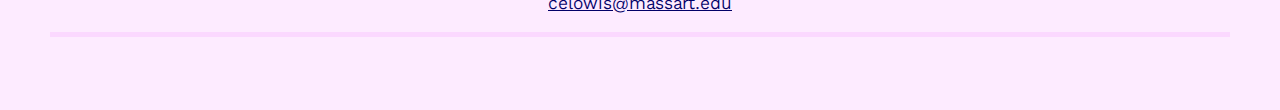
<file: Projects/SinsVirtue.html>
<!DOCTYPE html>
<html lang="en">
<!-- Put typefaces here -->

<head>
  <!-- Font Koulen -->
  <link rel="preconnect" href="https://fonts.googleapis.com">
  <link rel="preconnect" href="https://fonts.gstatic.com" crossorigin>
  <link href="https://fonts.googleapis.com/css2?family=Koulen&display=swap" rel="stylesheet">
  <!--
Font for body and nav -->
  <link rel="preconnect" href="https://fonts.googleapis.com">
  <link rel="preconnect" href="https://fonts.gstatic.com" crossorigin>
  <link href="https://fonts.googleapis.com/css2?family=Kantumruy+Pro:ital,wght@0,100..700;1,100..700&display=swap"
    rel="stylesheet">

  <meta charset="utf-8">
  <meta name="viewport" content="width=device-width">
  <title>Charlotte's Portfolio</title>
  <link rel="stylesheet" href="/HomeStyleSheet.css">
  <style type="text/css">
  </style>
</head>

<body>
  <header>
    <!-- <hr> -->
    <!-- site name -->
    <div class="name">
      <a href="/index.html">Charlotte Lowis</a>
    </div>
    <!-- primary navigation -->
    <div class="nav">
      <a href="AboutMe.html">About Me</a>
      <a href="RestaurantBranding.html">Restaurant Branding</a>
      <a href="SpotifyCleanse.html">Spotify Cleanse</a>
   <a href="SinsVirtue.html">Sins and Virtues</a>
      <a href="DataVisualization.html">Data Visualization</a>
    </div>
  </header>

  <h1>Sins &#38; Virtues</h1>
  <div class="caption"> Class: Typography 2: Print
    <br>
    <div id="dates">February to March, 2024 </div>
    <div id="toprocess"> </div>
  </div>
  <main>
    <div class="grid-container3">
      <div class="grid-item">
        <img src="/Images/Virtue3.jpg" alt="Image of one of three virtue posters, Purity">
      </div>
      <div class="grid-item">
        <img src="/Images/Virtue2.jpg" alt="Image of one of three virtue posters, Humility">
      </div>
      <div class="grid-item">
        <img src="/Images/Virtue1.jpg" alt="Image of one of three virtue posters, Charity">
      </div>
    </div>


    <div class="text-container">
      <h2>Poster Series</h2>
      <p>“Sins &#38; Virtues” was a project from my Spring 2024 Typography for Print class. The aim was to make
        eye-catching posters promoting the Sins &#38; Virtues exhibition at the Victoria and Albert Museum. We were
        tasked with choosing either three sins or virtues to display on our series of posters.
        My take on the project was to view the virtues in the highest regards, being so pure and sweet and beautiful
        that it has to be deceiving, being too nice to even look at. With this meaning in mind, I set to visualize it
        through objects wrapped in cutesy sweet ribbons and sparkles. Each virtue being spelled out through the ribbon
        itself, meandering in and out of each poster frame. For charity, I chose kitchen utensils and cooking objects to
        show the giving nature that cooking provides, nourishment to others. The objects chosen for Humility were hair
        bows, flowers, and makeup, depicting pride in appearance, both humbling one’s unaltered appearance by deeming it
        unworthy to be left uncovered. I chose soaps and facial serums for purity to show the desperation in a pure
        appearance and cleanliness I think of when I think of the virtue.
        With these objects, I set out to arrange them in a way that would bring out their meaning in their respective
        virtues as well as show how twisted and deceiving they could be. Through the pastel colors of the objects and
        sparkles, I aimed to show the light innocence in each of these biblical values. To contrast these light colors,
        I inverted each of the objects and put them against a dark background.
        Arranged around the frame of each poster, you can see the information for the actual Sins &#38; Virtues
        exhibition. Included are the website link, V&#38;A logo, as well as the title and dates of the exhibition. All
        the information uses the same basic framework and structure, yet all are arranged on their posters to best fit
        their respective compositions.</p>
    </div>
  </main>
  <footer>
    <hr>
    <p>Charlotte Lowis, 2024</p>
    <a href="mailto:celowis@massart.edu"> celowis@massart.edu</a>
    <hr>
  </footer>

</body>

</html>
</file>
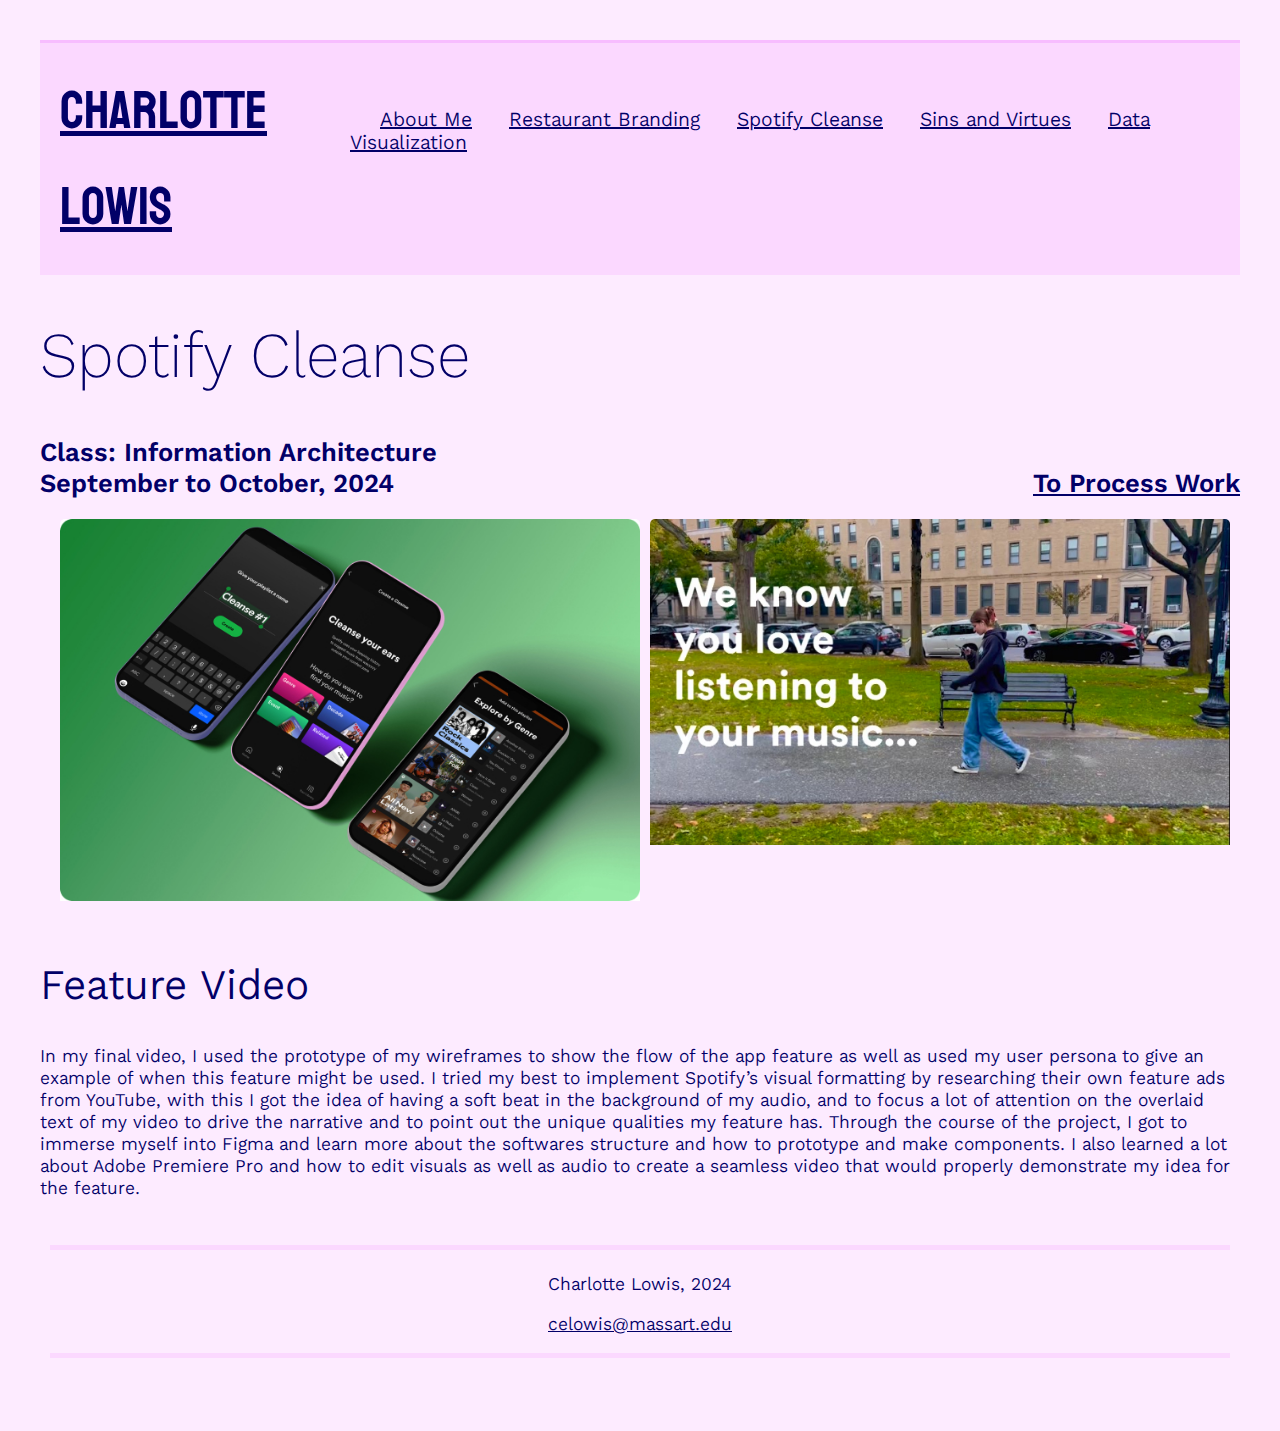
<file: Projects/SpotifyCleanse.html>
<!DOCTYPE html>
<html lang="en">
<!-- Put typefaces here -->

<head>
 <!-- Font Koulen -->
  <link rel="preconnect" href="https://fonts.googleapis.com">
  <link rel="preconnect" href="https://fonts.gstatic.com" crossorigin>
  <link href="https://fonts.googleapis.com/css2?family=Koulen&display=swap" rel="stylesheet">
<!--Font for body and nav -->
<link rel="preconnect" href="https://fonts.googleapis.com">
<link rel="preconnect" href="https://fonts.gstatic.com" crossorigin>
<link href="https://fonts.googleapis.com/css2?family=Kantumruy+Pro:ital,wght@0,100..700;1,100..700&display=swap" rel="stylesheet">

<link rel="stylesheet" type="text/css" href="/HomeStyleSheet.css">

  <meta charset="utf-8">
  <meta name="viewport" content="width=device-width">

  <title>Charlotte's Portfolio</title>
</head>
<body>
  <header>
    <!-- <hr> -->
    <!-- site name -->
    <div class="name">
      <a href="/index.html">Charlotte Lowis</a>
    </div>
    <!-- primary navigation -->
    <div class="nav">
      <a href="AboutMe.html">About Me</a>
      <a href="RestaurantBranding.html">Restaurant Branding</a>
    <a href="SpotifyCleanse.html">Spotify Cleanse</a>
      <a href="SinsVirtue.html">Sins and Virtues</a>
      <a href="DataVisualization.html">Data Visualization</a>
    </div>
  </header>

    <h1>Spotify Cleanse</h1>
  <div class="caption"> Class: Information Architecture
  <br><div id="dates">September to October, 2024 </div> <div id="toprocess"><a href="SpotifyProcess.html"> To Process Work</a> </div></div>
<main>
    <div class="grid-container2">
        <div class="grid-item">
            <img src="/Images/Spotify.jpg" alt="IPhone mockup of spotify app feature">
        </div>
        <div class="grid-item">
            <img src="/Images/FrameOne.jpg" alt="Screenshot from feature video">
        </div></div>


    <div class="text-container">
        <h2>Feature Video</h2>
        <p>In my final video, I used the prototype of my wireframes to show the flow of the app feature as well as used my user persona to give an example of when this feature might be used. I tried my best to implement Spotify’s visual formatting by researching their own feature ads from YouTube, with this I got the idea of having a soft beat in the background of my audio, and to focus a lot of attention on the overlaid text of my video to drive the narrative and to point out the unique qualities my feature has. Through the course of the project, I got to immerse myself into Figma and learn more about the softwares structure and how to prototype and make components. I also learned a lot about Adobe Premiere Pro and how to edit visuals as well as audio to create a seamless video that would properly demonstrate my idea for the feature.</p></div>
</main>
<footer>
  <hr>
  <p>Charlotte Lowis, 2024</p>
  <a href="mailto:celowis@massart.edu"> celowis@massart.edu</a>
  <hr>
</footer>
</body>
</html>
</file>
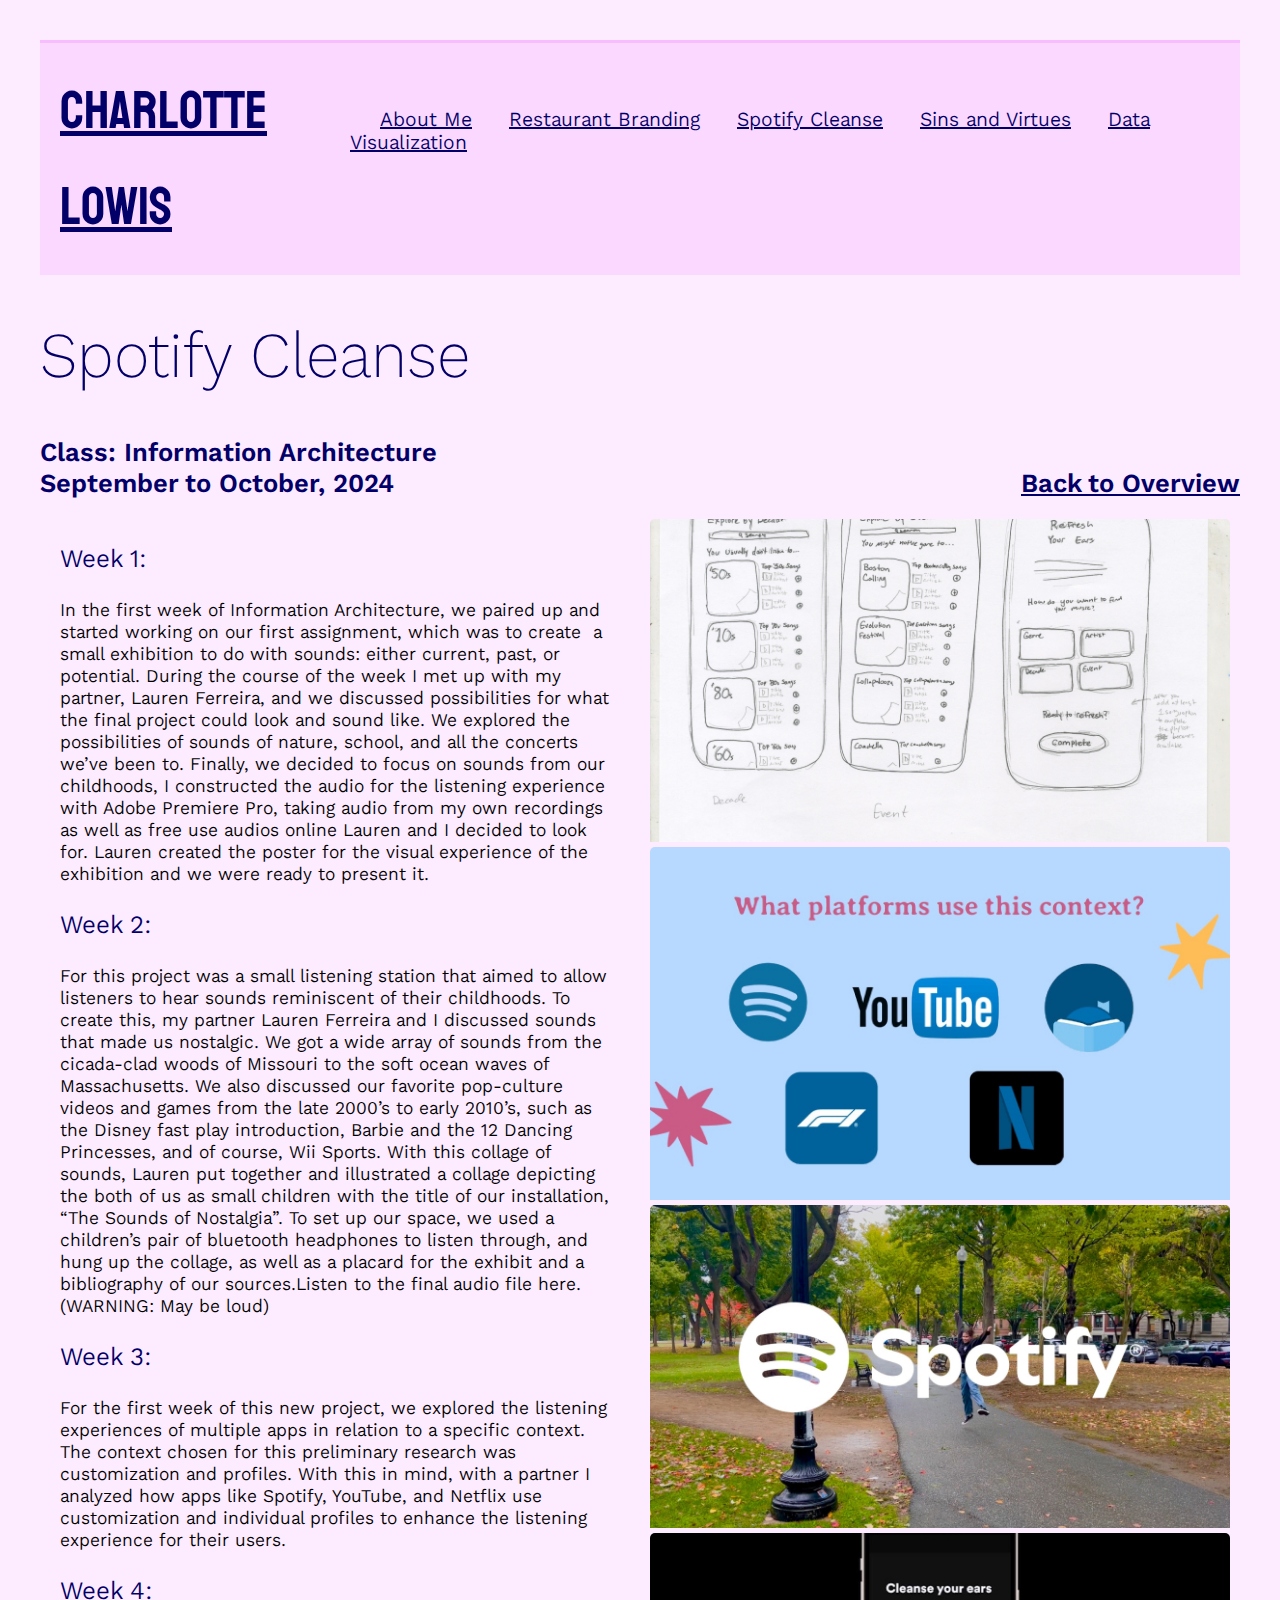
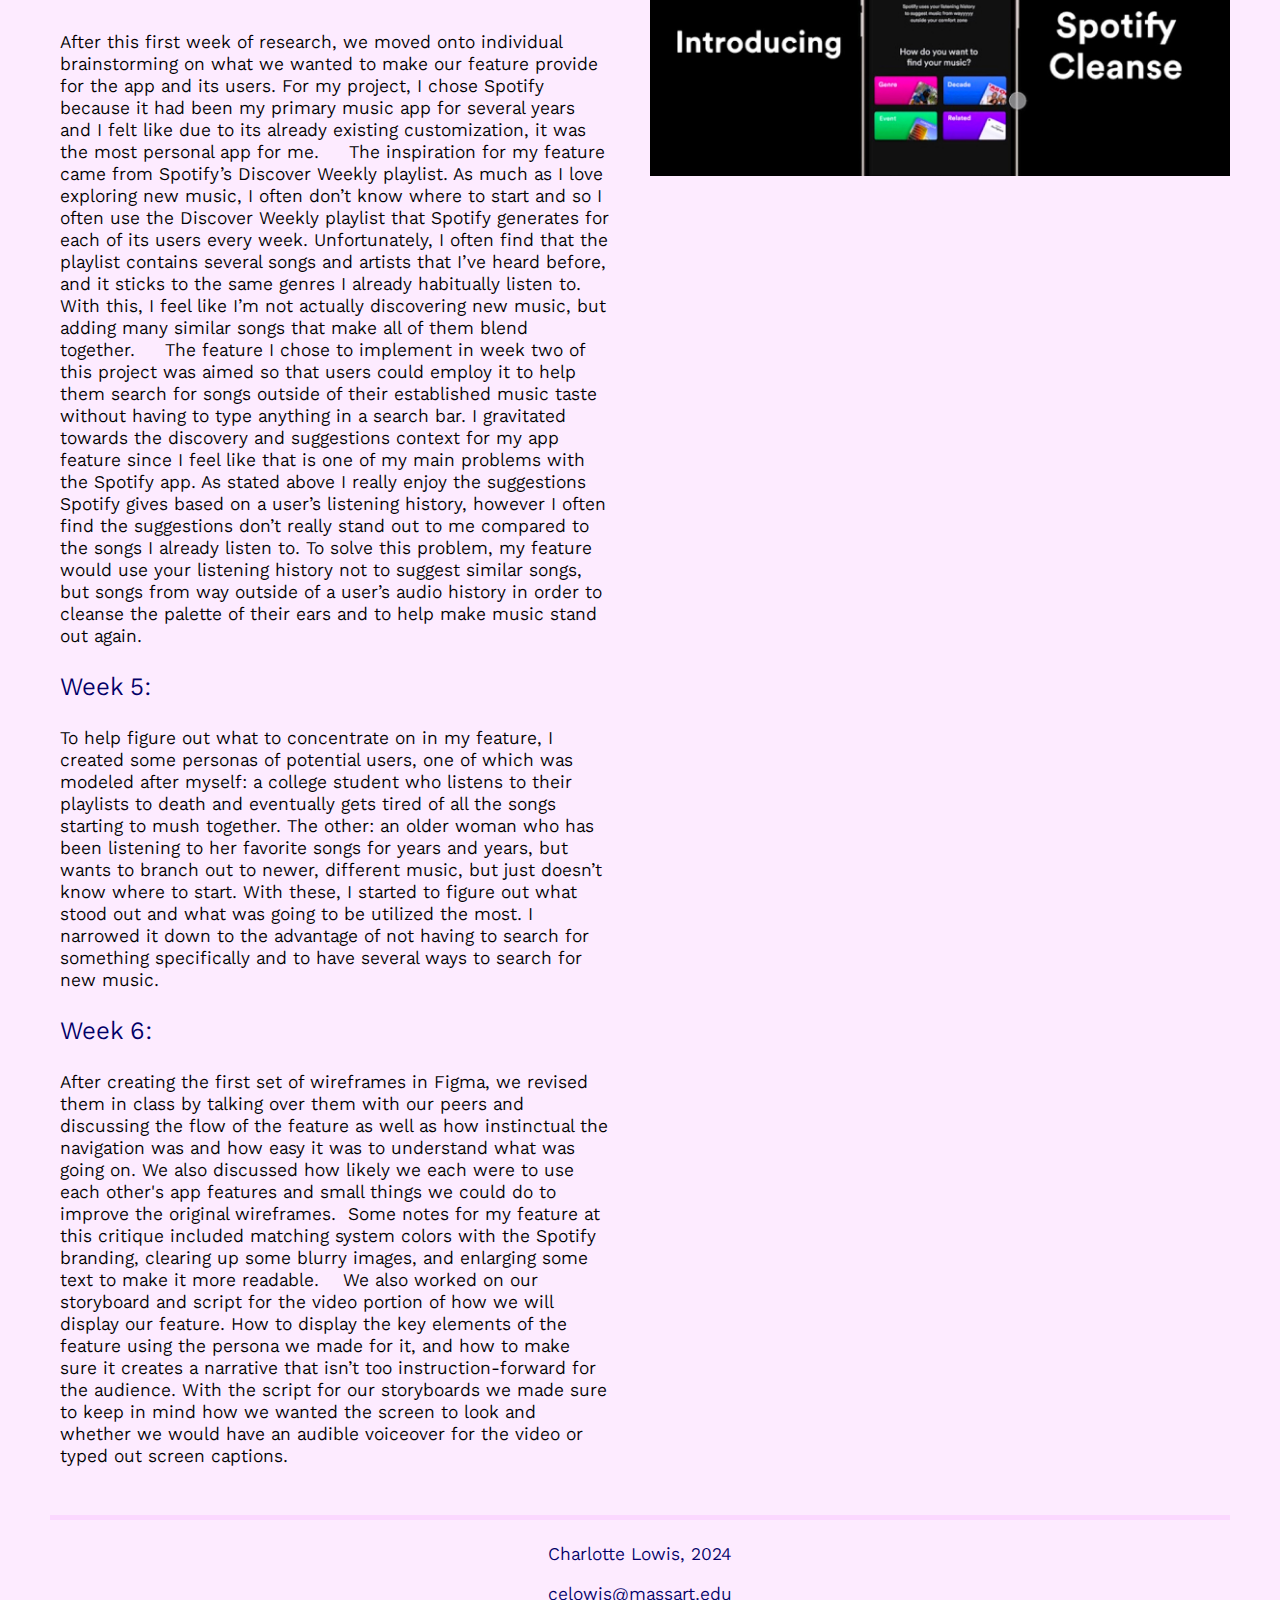
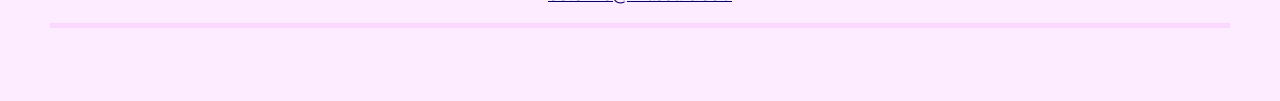
<file: Projects/SpotifyProcess.html>
<!DOCTYPE html>
<html lang="en">
<!-- Put typefaces here -->

<head>
    <!-- Font Koulen -->
    <link rel="preconnect" href="https://fonts.googleapis.com">
    <link rel="preconnect" href="https://fonts.gstatic.com" crossorigin>
    <link href="https://fonts.googleapis.com/css2?family=Koulen&display=swap" rel="stylesheet">
    <!--
Font for body and nav -->
    <link rel="preconnect" href="https://fonts.googleapis.com">
    <link rel="preconnect" href="https://fonts.gstatic.com" crossorigin>
    <link href="https://fonts.googleapis.com/css2?family=Kantumruy+Pro:ital,wght@0,100..700;1,100..700&display=swap"
        rel="stylesheet">


    <link rel="stylesheet" type="text/css" href="/HomeStyleSheet.css">

    <meta charset="utf-8">
    <meta name="viewport" content="width=device-width">
    <title>Charlotte's Portfolio</title>
</head>



<body>
    <header>
        <!-- <hr> -->
        <!-- site name -->
        <div class="name">
            <a href="/index.html">Charlotte Lowis</a>
        </div>
        <!-- primary navigation -->
        <div class="nav">
            <a href="AboutMe.html">About Me</a>
            <a href="RestaurantBranding.html">Restaurant Branding</a>
         <a href="SpotifyCleanse.html">Spotify Cleanse</a>
            <a href="SinsVirtue.html">Sins and Virtues</a>
            <a href="DataVisualization.html">Data Visualization</a>
        </div>
    </header>

    <h1>Spotify Cleanse</h1>
    <div class="caption"> Class: Information Architecture
        <br>
        <div id="dates">September to October, 2024 </div>
        <div id="toprocess"><a href="SpotifyCleanse.html"> Back to Overview</a> </div>
    </div>
    <div class="grid-container2">
        <div class="grid-itemTR">
            <h3>Week 1:</h3>
            In the first week of Information Architecture, we paired up and started working on our first assignment,
            which was to create  a small exhibition to do with sounds: either current, past, or potential. During
            the course of the week I met up with my partner, Lauren Ferreira, and we discussed possibilities for
            what the final project could look and sound like. We explored the possibilities of sounds of nature,
            school, and all the concerts we’ve been to. Finally, we decided to focus on sounds from our childhoods,
            I constructed the audio for the listening experience with Adobe Premiere Pro, taking audio from my own
            recordings as well as free use audios online Lauren and I decided to look for. Lauren created the poster
            for the visual experience of the exhibition and we were ready to present it.

            <h3>Week 2:</h3>
            For this project was a small listening station that aimed to allow listeners to hear sounds reminiscent
            of their childhoods. To create this, my partner Lauren Ferreira and I discussed sounds that made us
            nostalgic. We got a wide array of sounds from the cicada-clad woods of Missouri to the soft ocean waves
            of Massachusetts. We also discussed our favorite pop-culture videos and games from the late 2000’s to
            early 2010’s, such as the Disney fast play introduction, Barbie and the 12 Dancing Princesses, and of
            course, Wii Sports. With this collage of sounds, Lauren put together and illustrated a collage depicting
            the both of us as small children with the title of our installation, “The Sounds of Nostalgia”. To set
            up our space, we used a children’s pair of bluetooth headphones to listen through, and hung up the
            collage, as well as a placard for the exhibit and a bibliography of our sources.Listen to the final
            audio file here. (WARNING: May be loud)

            <h3> Week 3:</h3>
            For the first week of this new project, we explored the listening experiences of multiple apps in
            relation to a specific context. The context chosen for this preliminary research was customization and
            profiles. With this in mind, with a partner I analyzed how apps like Spotify, YouTube, and Netflix use
            customization and individual profiles to enhance the listening experience for their users.
            <h3> Week 4:</h3>
            After this first week of research, we moved onto individual brainstorming on what we wanted to make our
            feature provide for the app and its users. For my project, I chose Spotify because it had been my primary
            music app for several years and I felt like due to its already existing customization, it was the most
            personal app for me.     The inspiration for my feature came from Spotify’s Discover Weekly playlist. As
            much as I love exploring new music, I often don’t know where to start and so I often use the Discover Weekly
            playlist that Spotify generates for each of its users every week. Unfortunately, I often find that the
            playlist contains several songs and artists that I’ve heard before, and it sticks to the same genres I
            already habitually listen to. With this, I feel like I’m not actually discovering new music, but adding many
            similar songs that make all of them blend together.     The feature I chose to implement in week two of this
            project was aimed so that users could employ it to help them search for songs outside of their established
            music taste without having to type anything in a search bar. I gravitated towards the discovery and
            suggestions context for my app feature since I feel like that is one of my main problems with the Spotify
            app. As stated above I really enjoy the suggestions Spotify gives based on a user’s listening history,
            however I often find the suggestions don’t really stand out to me compared to the songs I already listen to.
            To solve this problem, my feature would use your listening history not to suggest similar songs, but songs
            from way outside of a user’s audio history in order to cleanse the palette of their ears and to help make
            music stand out again.
           <h3> Week 5:</h3>
            To help figure out what to concentrate on in my feature, I created some personas of potential users, one of which was modeled after myself: a college student who listens to their playlists to death and eventually gets tired of all the songs starting to mush together. The other: an older woman who has been listening to her favorite songs for years and years, but wants to branch out to newer, different music, but just doesn’t know where to start. With these, I started to figure out what stood out and what was going to be utilized the most. I narrowed it down to the advantage of not having to search for something specifically and to have several ways to search for new music.
         <h3>Week 6:</h3>
            After creating the first set of wireframes in Figma, we revised them in class by talking over them with our peers and discussing the flow of the feature as well as how instinctual the navigation was and how easy it was to understand what was going on. We also discussed how likely we each were to use each other's app features and small things we could do to improve the original wireframes.  Some notes for my feature at this critique included matching system colors with the Spotify branding, clearing up some blurry images, and enlarging some text to make it more readable.    We also worked on our storyboard and script for the video portion of how we will display our feature. How to display the key elements of the feature using the persona we made for it, and how to make sure it creates a narrative that isn’t too instruction-forward for the audience. With the script for our storyboards we made sure to keep in mind how we wanted the screen to look and whether we would have an audible voiceover for the video or typed out screen captions.


        </div>
        <div class="grid-item"> <img src="/Images/SpotifyProcess1.jpg" alt="Sketch of screens to determine app flow">
            <img src="/Images/SpotifyProcess4.jpg" alt="Screenshot of presentation researching different applications"> <img src="/Images/SpotifyProcess2.jpg" alt="Screenshot from feature video">
            <img src="/Images/SpotifyProcess3.jpg" alt="Another screenshot from feature video"> </div>
    </div>
    <footer>
        <hr>
        <p>Charlotte Lowis, 2024</p>
        <a href="mailto:celowis@massart.edu"> celowis@massart.edu</a>
        <hr>
    </footer>
</body>

</html>
</file>
<file: HomeStyleSheet.css>
body {
    margin: 40px;
    padding: 0;
    box-sizing: border-box;
    background-color: rgba(230, 37, 255, 0.09);
    font-family: "Kantumruy Pro", sans-serif;
    font-size: 18px;
    display: flex;
    flex-direction: column;
    min-height: 100vh;
}


header {
    background-color: rgba(230, 37, 255, 0.09);
    color: rgb(2, 0, 104);
    text-align: left;
    padding: 20px;
    display: grid;
    grid-template-columns: 1fr 3fr;


    /* pseudo-code, will not work: */
    /* border-top: width style color; */

    /* FIXME - come back to me later */
    border-top: 3px solid rgba(230, 37, 255, 0.15);
    /* margin-top: 40px; */


}

.name{
   font-family: "Koulen", sans-serif;
    font-weight: 400;
    font-style: normal;
    font-size: 53px;
  }
.nav{
    font-family: "Kantumruy Pro", sans-serif;
    font-optical-sizing: auto;
    font-weight: 400;
    font-style: normal;
    font-size: 20px;
    padding-top: 45px;
}

.nav a {
    padding-left: 30px;
}


.caption{
    font-family: "Kantumruy Pro", sans-serif;
    font-optical-sizing: auto;
    font-weight: 600;
    font-style: normal;
    font-size: 26px;
    color:rgb(2, 0, 104);
}


hr {
    display: block;
    height: 5px;
    border: 0;
    border-top: 5px solid rgba(230, 37, 255, 0.09);
    margin: 1em 0;
    padding: 0;
}

main {
    flex: 1;
}

.grid-container3 {
    display: grid;
    grid-template-columns: repeat(3, 1fr);
    gap: 15px;
    padding: 20px;
}
.grid-gallery {
    display: grid;
    grid-template-columns: repeat(2, 1fr);
    gap: 20px;
    padding: 20px;
}

.grid-item {

    border-radius: 15px;
    text-align: center;
}

.grid-itemMax{
max-width: 100%;
text-align:center;
}

.grid-itemTR {

    border-radius: 15px;
    text-align: left;
    padding-right: 30px;
}
.grid-itemTL {

    border-radius: 15px;
    text-align: left;
    padding-left: 30px;
}

.grid-item img {
    width: 100%;
    height: auto;
    border-radius: 5px 5px 0 0;
}

p {
font-family: "Kantumruy Pro", sans-serif;
    font-optical-sizing: auto;
    font-weight: 400;
    font-style: normal;
    font-size: 18px;
    color:rgb(2, 0, 104);

}
h1 {

    font-family: "Kantumruy Pro", sans-serif;
    font-optical-sizing: auto;
    font-weight: 200;
    font-style: normal;
    font-size: 64px;
    color: rgb(2, 0, 104);
}

h2 {
    font-family: "Kantumruy Pro", sans-serif;
    font-optical-sizing: auto;
    font-weight: 400;
    font-style: normal;
    font-size: 42px;
    color: rgb(2, 0, 104);
}

h3 {
    font-family: "Kantumruy Pro", sans-serif;
    font-optical-sizing: auto;
    font-weight: 400;
    font-style: normal;
    font-size: 25px;
    color: rgb(2, 0, 104);
}

.grid-container2 {
    display: grid;
    grid-template-columns: 50% 50%;
    gap: 10px;
    padding: 20px;
}

footer {
    font-family: "Kantumruy Pro", sans-serif;
    font-optical-sizing: auto;
    font-weight: 400;
    font-style: normal;
    font-size: 18px;
    color:rgb(2, 0, 104);

    text-align: center;
    padding: 10px;
}
#dates {
    float:left;
    }
    #toprocess {
    float:right;
    }

a {
color:rgb(2, 0, 104)
}
a:hover{
    color:rgba(230, 37, 255, 1)
}
.grid-gallery img:hover{
opacity: 60%;
transition:0.3s ease;
}
</file>
